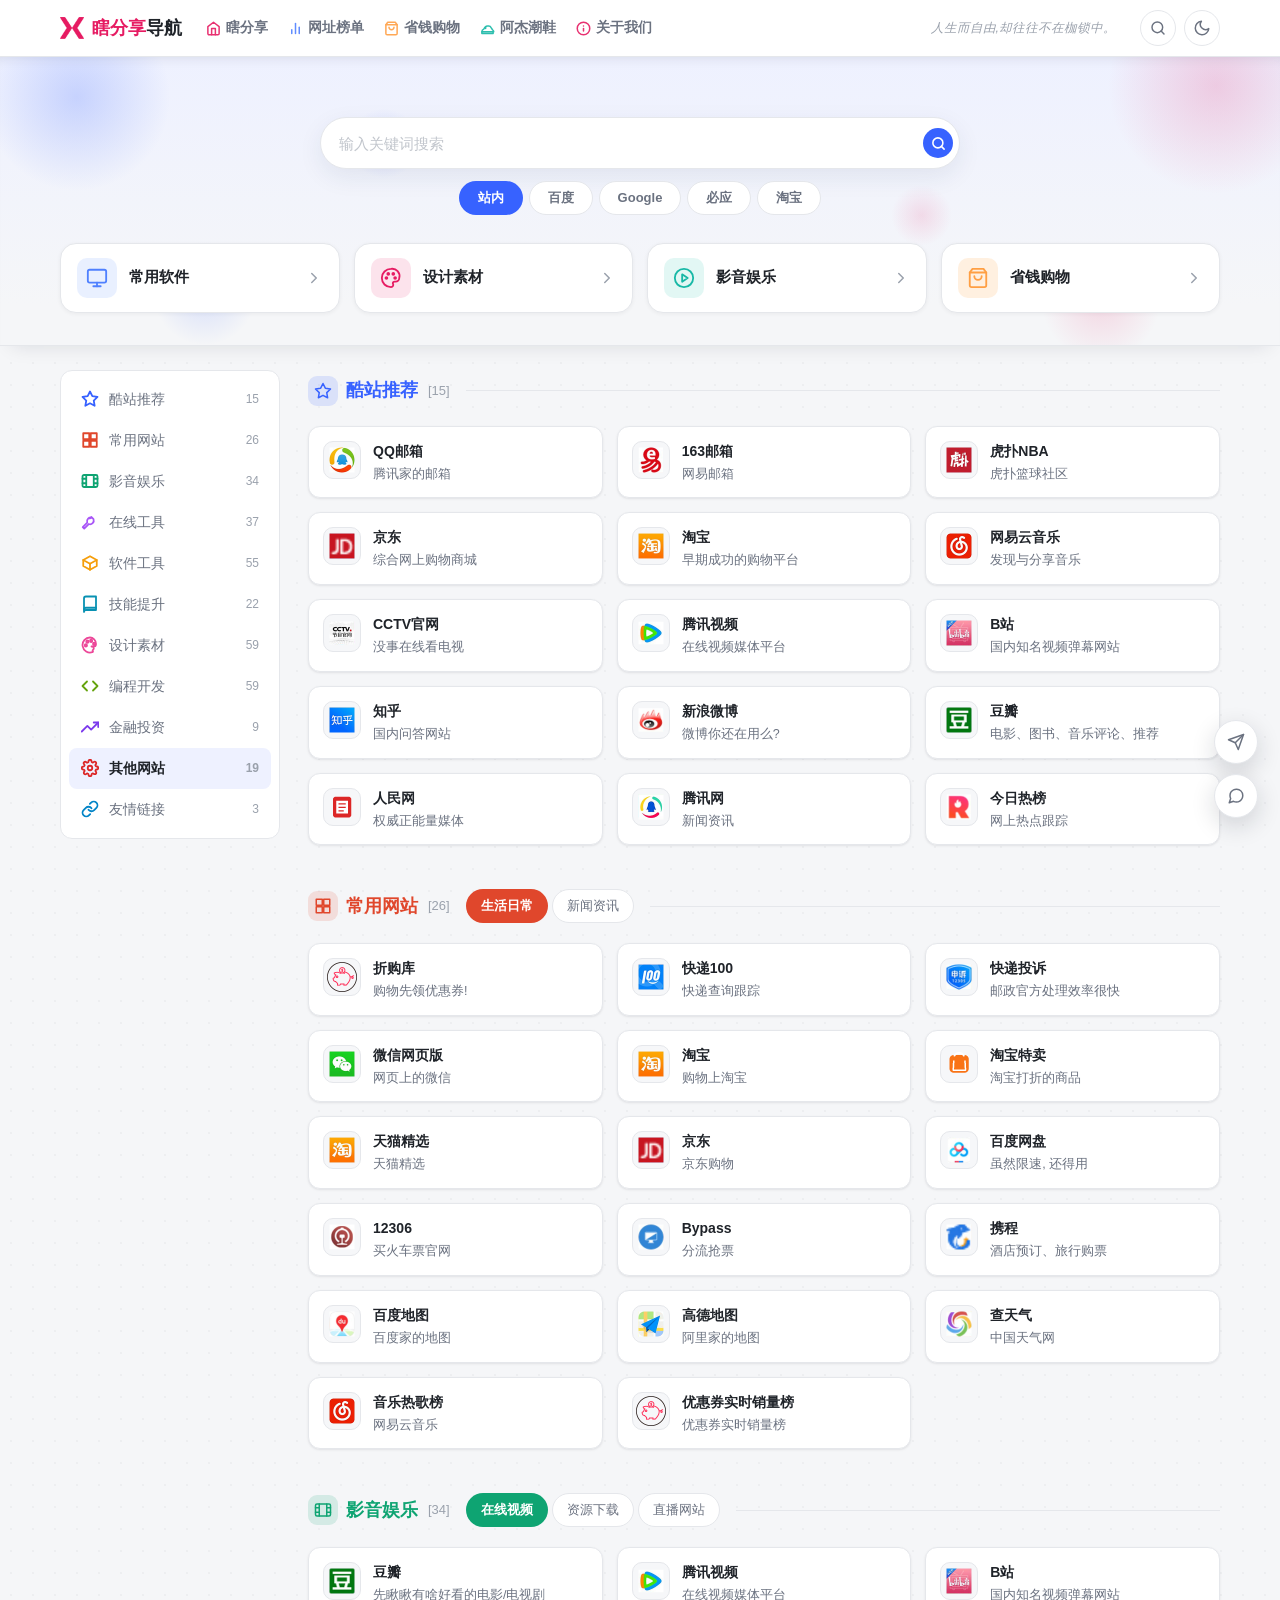
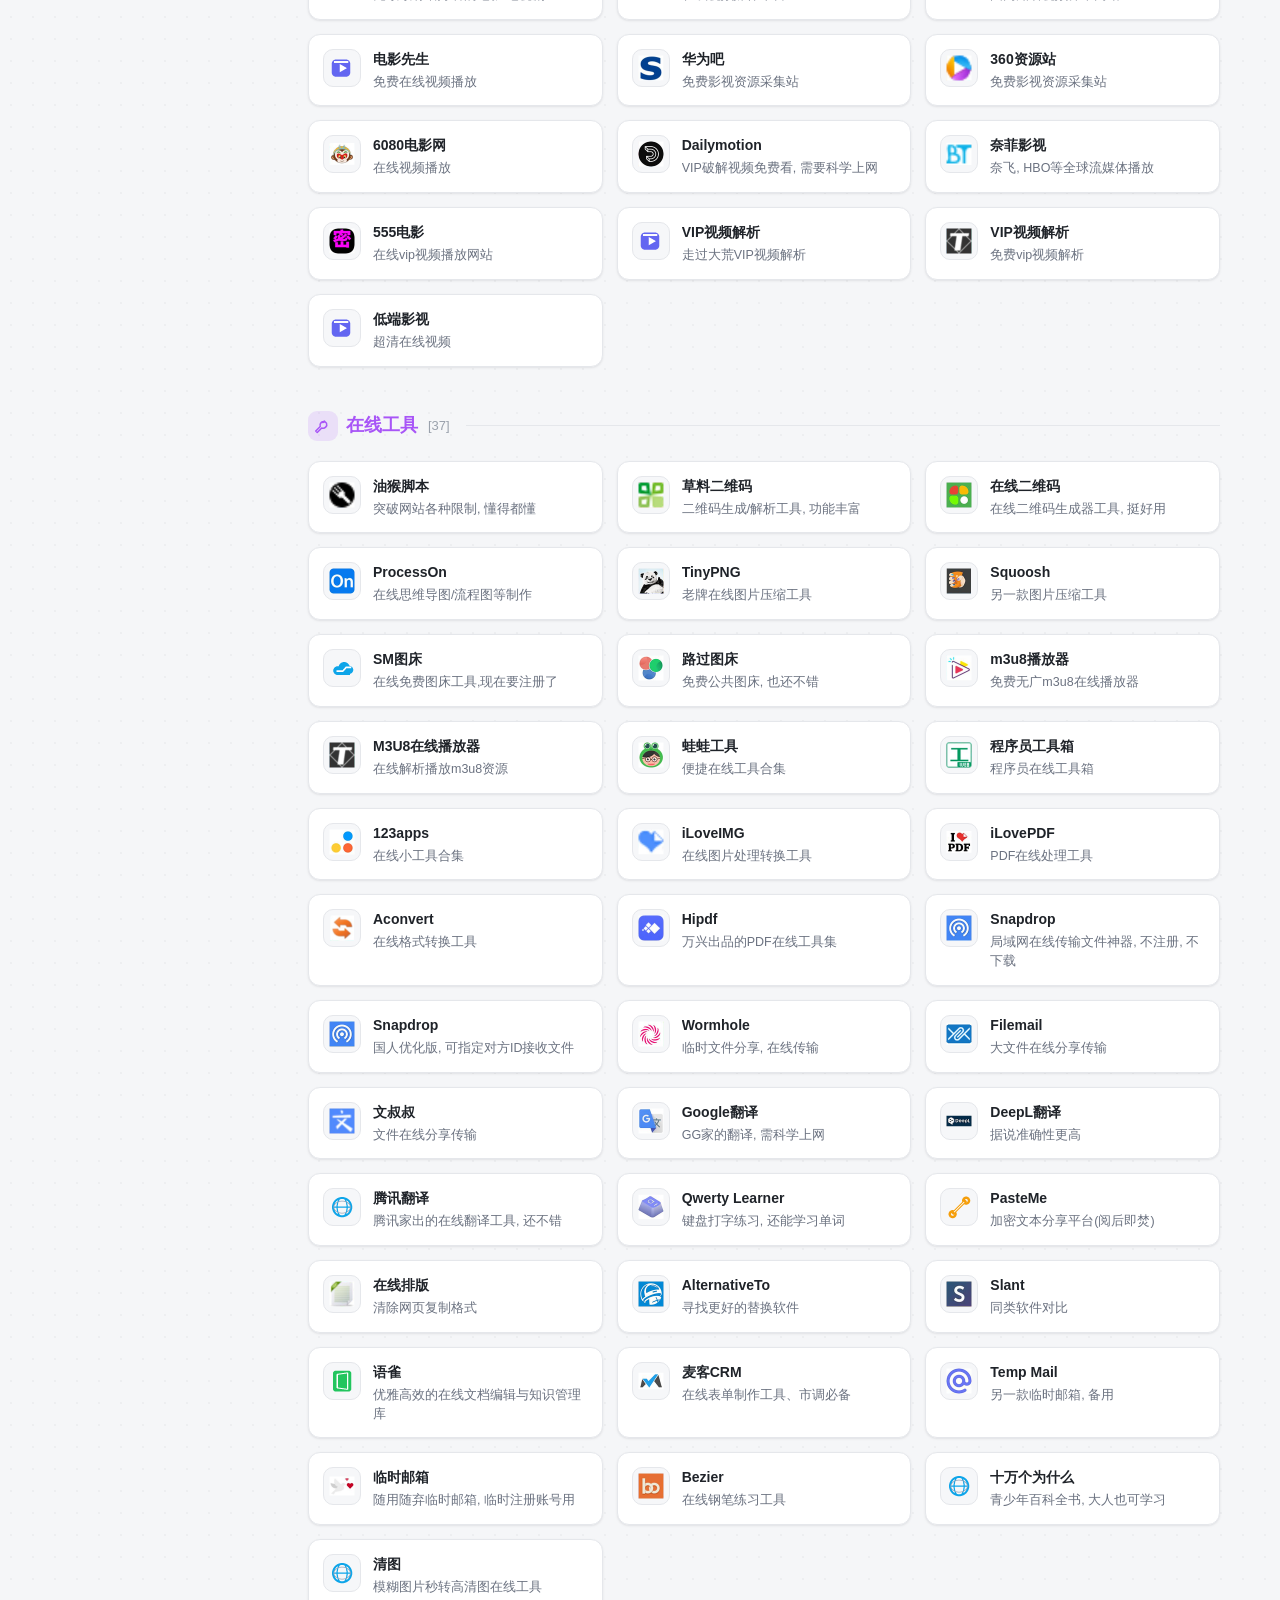
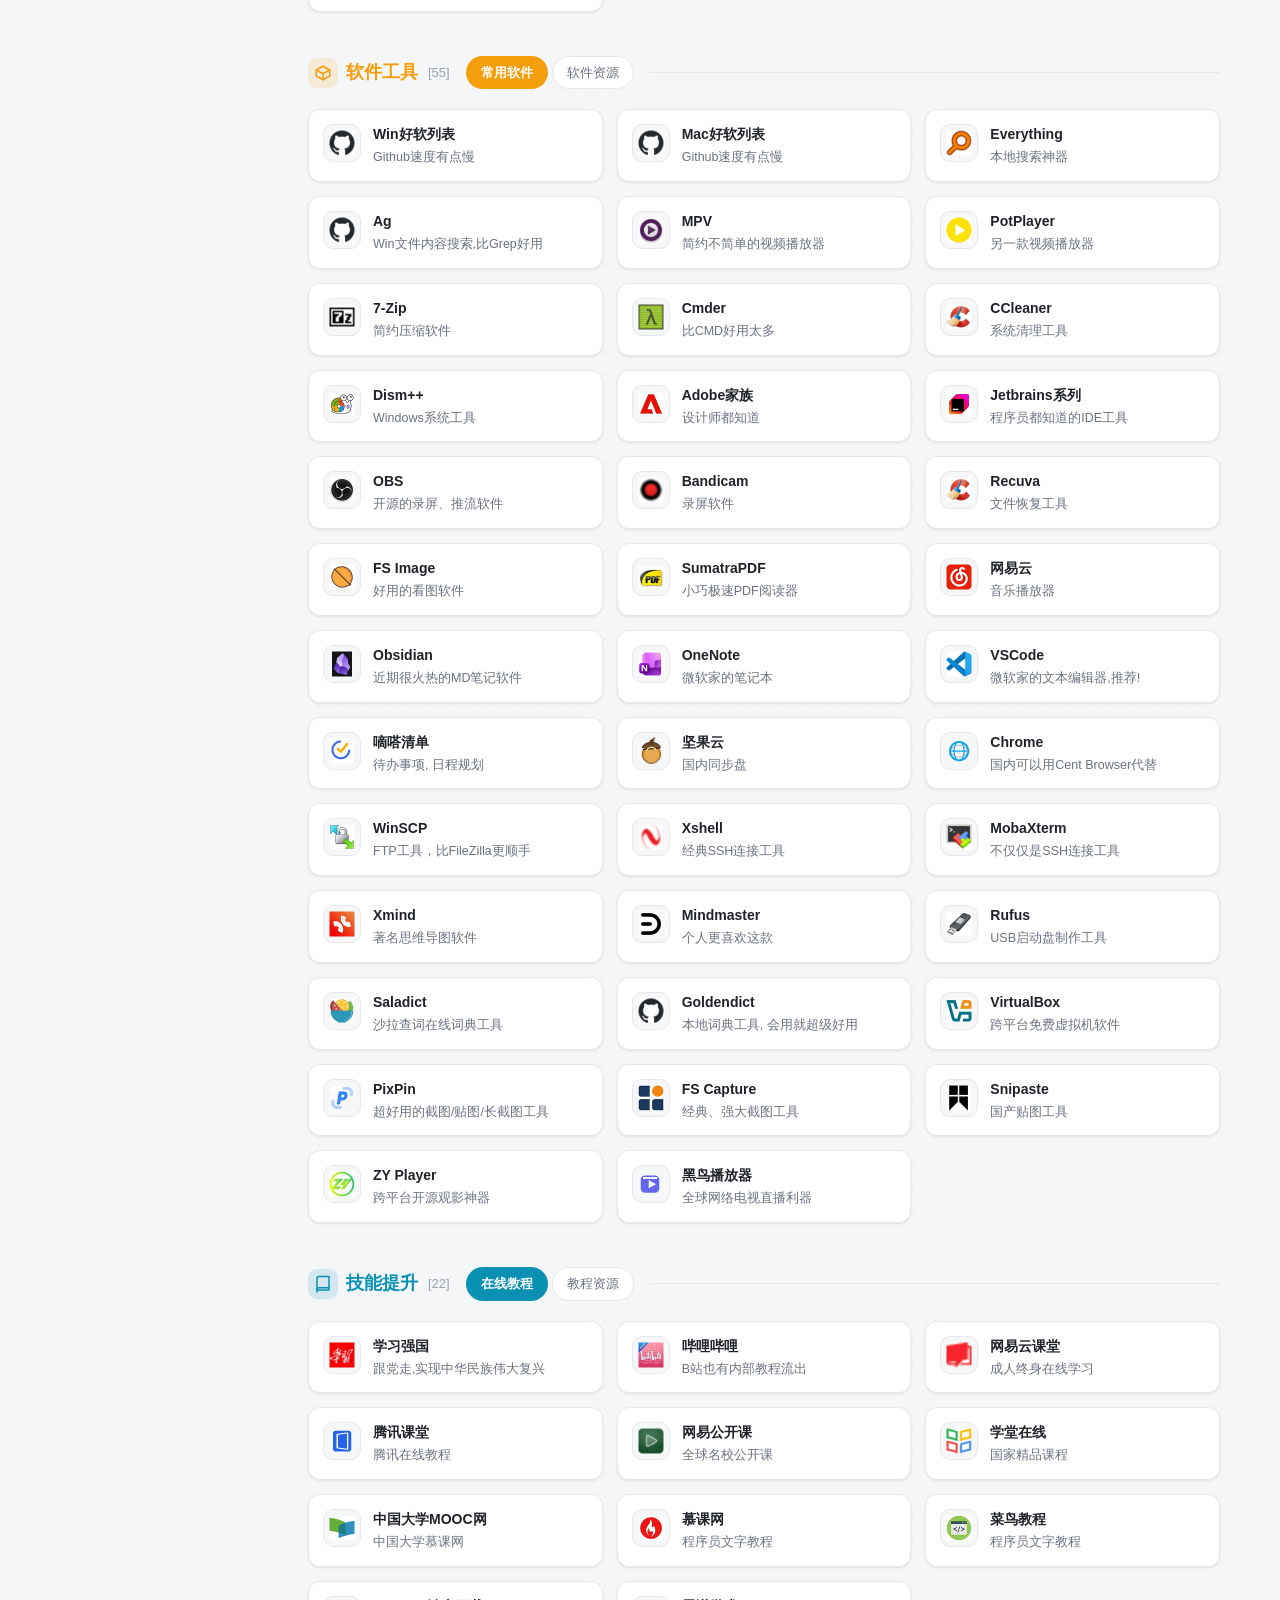
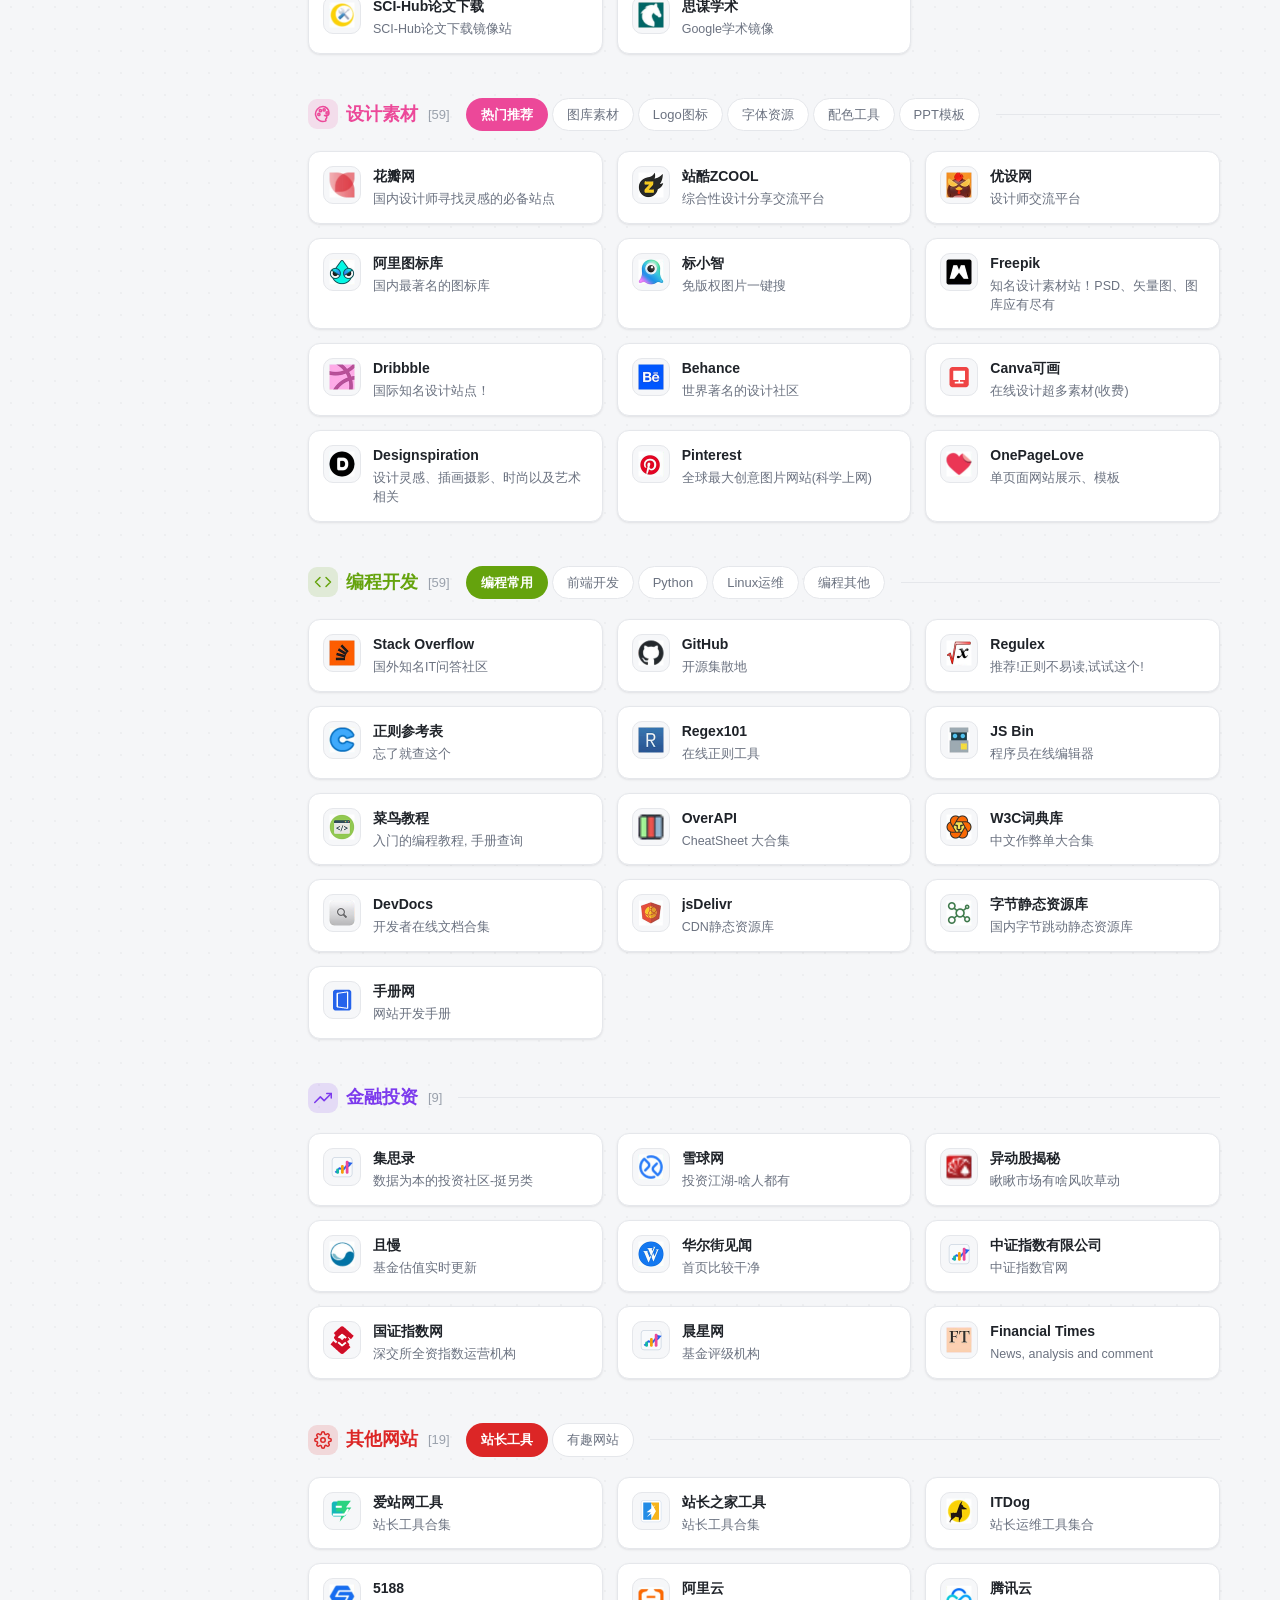
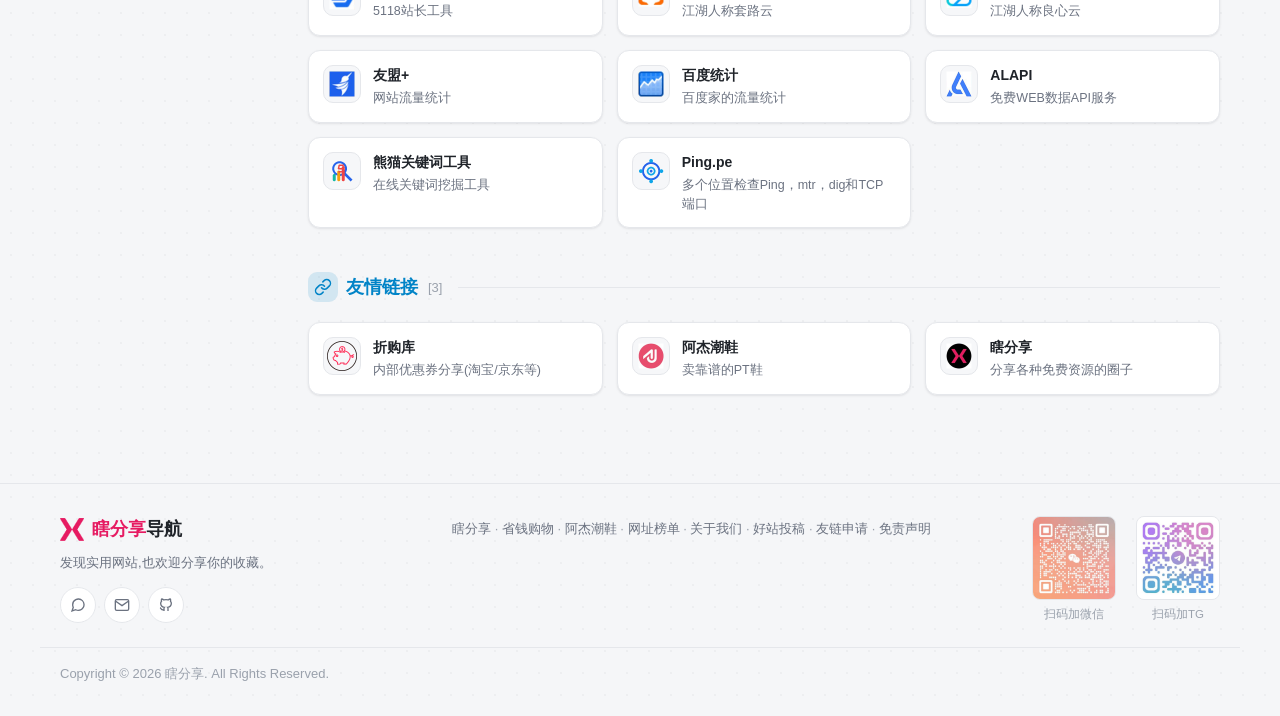
<file: index.html>
<!DOCTYPE html>
<html lang="zh-CN">
<head>
<meta charset="UTF-8">
<meta name="viewport" content="width=device-width, initial-scale=1.0">
<title>瞎分享导航 - 简约实用的网址导航</title>
<meta name="description" content="瞎分享导航,收录常用网站、在线工具、软件下载、设计素材、编程开发、金融投资等分类网址,简约而有用。">
<!-- favicon:本地文件 assets/img/xfx_favicon.png -->
<link rel="icon" href="assets/img/xfx_favicon.png">
<link rel="apple-touch-icon" href="assets/img/xfx_favicon.png">
<link rel="stylesheet" href="assets/css/style.css?v=20260911p">
<!-- 提前加载图标回退小函数,原因见该文件顶部注释 -->
<script src="assets/js/icon-fallback.js?v=20260911p"></script>
</head>
<body>

<!-- ============ 顶部头部 ============ -->
<header class="site-header">
  <div class="container header-topbar">

    <!-- 手机端汉堡 Menu 按钮:放在 logo 前面,最左边(参考老站点布局)。
         桌面端隐藏,展开/收起逻辑+图标切换见 app.js 的 initMobileMenu()。 -->
    <button id="mobile-menu-toggle" class="icon-btn mobile-menu-toggle" aria-label="菜单" aria-expanded="false">
      <svg width="18" height="18" viewBox="0 0 24 24" fill="none" stroke="currentColor" stroke-width="2" stroke-linecap="round"><line x1="3" y1="6" x2="21" y2="6"/><line x1="3" y1="12" x2="21" y2="12"/><line x1="3" y1="18" x2="21" y2="18"/></svg>
    </button>


    <!-- Logo:图片 logo,文件 assets/img/xfx_logo.png,"瞎分享"三个字用品牌色,见 style.css 里 .site-logo 的注释 -->
    <a href="index.html" class="site-logo">
        <img src="assets/img/xfx_logo.png" class="logo-mark" alt="瞎分享导航">
        <span class="site-logo__title"><span class="logo-accent">瞎分享</span>导航</span>
      </a>

    <!-- 顶部菜单:对应原站顶部的几个入口,内部页面(网址榜单/关于我们等)
         目前是占位页面,内容还没写,先保证链接不会 404,详见 README。
         每个菜单项前面的小图标是纯 CSS/SVG 画的,不依赖任何图片文件。 -->
    <nav class="topbar-menu">
      <!-- 瞎分享是主站,放第一位;后面几个链接里"省钱购物""阿杰潮鞋"也是
           站长自己开的其它站点,顺序上跟"瞎分享"挨在一起,再是站内的"网址
           榜单""关于我们"。 -->
      <a href="https://xiafenxiang.com/" target="_blank" rel="noopener">
        <svg class="topbar-menu__icon topbar-menu__icon--purple" width="15" height="15" viewBox="0 0 24 24" fill="none" stroke="currentColor" stroke-width="2" stroke-linecap="round" stroke-linejoin="round"><path d="M3 9l9-7 9 7v11a2 2 0 0 1-2 2H5a2 2 0 0 1-2-2z"/><polyline points="9 22 9 12 15 12 15 22"/></svg>
        瞎分享
      </a>
      <a href="rankings.html">
        <svg class="topbar-menu__icon topbar-menu__icon--blue" width="15" height="15" viewBox="0 0 24 24" fill="none" stroke="currentColor" stroke-width="2" stroke-linecap="round" stroke-linejoin="round"><line x1="18" y1="20" x2="18" y2="10"/><line x1="12" y1="20" x2="12" y2="4"/><line x1="6" y1="20" x2="6" y2="14"/></svg>
        网址榜单
      </a>
      <a href="https://zhegouku.com/" target="_blank" rel="noopener">
        <svg class="topbar-menu__icon topbar-menu__icon--orange" width="15" height="15" viewBox="0 0 24 24" fill="none" stroke="currentColor" stroke-width="2" stroke-linecap="round" stroke-linejoin="round"><path d="M6 2L3 6v14a2 2 0 0 0 2 2h14a2 2 0 0 0 2-2V6l-3-4z"/><line x1="3" y1="6" x2="21" y2="6"/><path d="M16 10a4 4 0 0 1-8 0"/></svg>
        省钱购物
      </a>
      <a href="https://ajchaoxie.com/" target="_blank" rel="noopener">
        <svg class="topbar-menu__icon topbar-menu__icon--teal" width="15" height="15" viewBox="0 0 24 24" fill="none" stroke="currentColor" stroke-width="2" stroke-linecap="round" stroke-linejoin="round"><path d="M3 17h18v3H3z"/><path d="M3 17c0-2 1-3 3-4l2-3c1-1 2-2 4-2h2c2 0 3 1 4 3l2 3c1 1 2 2 2 3"/><path d="M9 12v-3"/></svg>
        阿杰潮鞋
      </a>
      <a href="about.html">
        <svg class="topbar-menu__icon topbar-menu__icon--pink" width="15" height="15" viewBox="0 0 24 24" fill="none" stroke="currentColor" stroke-width="2" stroke-linecap="round" stroke-linejoin="round"><circle cx="12" cy="12" r="10"/><line x1="12" y1="16" x2="12" y2="12"/><line x1="12" y1="8" x2="12.01" y2="8"/></svg>
        关于我们
      </a>
    </nav>

    <!-- 标语,想改文案直接改这行文字即可 -->
    <span class="topbar-slogan">人生而自由,却往往不在枷锁中。</span>

    <!-- 首页有下面单独的大搜索区(.home-hero),头部这里就不需要再放一个搜索图标了,
         保持头部简洁;其它 4 个占位页没有大搜索区,头部搜索图标还留着,见那几个文件。 -->
    <div class="header-actions">
      <button id="search-toggle" class="icon-btn" aria-label="搜索" aria-expanded="false">
        <svg width="16" height="16" viewBox="0 0 24 24" fill="none" stroke="currentColor" stroke-width="2.2" stroke-linecap="round"><circle cx="11" cy="11" r="8"/><path d="M21 21l-4.35-4.35"/></svg>
      </button>
      <button id="theme-toggle" class="icon-btn" aria-label="切换深色/浅色模式"></button>
    </div>
  </div>
  <!-- 首页没有单独的 #mobile-nav-panel:手机端汉堡菜单点开的直接是下面
       .sidebar 那个分类抽屉(里面已经包含了"网址榜单/关于我们"这些链接),
       一个入口够用,不用再叠一层。其它 4 个没有分类的占位页才用
       #mobile-nav-panel。 -->
</header>
<div id="mobile-menu-backdrop" class="mobile-menu-backdrop"></div>


<!-- ============ 首页专属:大标题 + 搜索区 + 快捷入口 ============
     这一块只有首页(index.html)有,其它占位页没有——按用户提供的参考图重新
     做过一版:大标题+副标题、居中搜索框、下面 4 个圆角图标"快捷入口"卡片,
     取代了之前的 5 张图片 Banner(图标都是内联 svg,不依赖图片文件,不会
     有裂图风险)。标签(站内/百度/Google/必应/淘宝)不是纯装饰,点哪个就
     真的切换成对应的搜索方式,跟下面这个 hidden 的
     <select id="hero-search-engine"> 联动,复用的是跟头部搜索栏完全一样
     一套 JS 逻辑(见 app.js 的 bindSearchInstance)。 -->
<section class="home-hero">
  <div class="container">
    <!-- 标题"搜索网站"和副标题都去掉了——banner 现在只保留一个搜索框,
         意图已经很明确,不需要额外的文字重复说明。原来副标题那句话在
         页脚(.footer-brand__slogan)。 -->
    <div class="hero-search">
      <form id="hero-search-form" class="hero-search__box search-box" role="search">
        <input id="hero-search-input" type="search" placeholder="输入关键词搜索" autocomplete="off">
        <select id="hero-search-engine" class="visually-hidden" title="选择搜索方式" tabindex="-1" aria-hidden="true">
          <option value="site">站内搜索</option>
          <option value="baidu">百度</option>
          <option value="google">Google</option>
          <option value="bing">必应</option>
          <option value="taobao">淘宝</option>
        </select>
        <button type="submit" class="search-submit" aria-label="搜索">
          <svg width="15" height="15" viewBox="0 0 24 24" fill="none" stroke="currentColor" stroke-width="2.5" stroke-linecap="round"><circle cx="11" cy="11" r="8"/><path d="M21 21l-4.35-4.35"/></svg>
        </button>
      </form>
      <!-- 搜索范围标签挪到搜索框下面:框本身是视觉主角,标签作为"次要的范围
           选项"跟在下面,符合"先看到输入框、再看到可选范围"的视觉顺序。 -->
      <div class="hero-search__tabs" role="tablist" aria-label="切换搜索方式">
        <button type="button" class="hero-tab is-active" data-engine="site">站内</button>
        <button type="button" class="hero-tab" data-engine="baidu">百度</button>
        <button type="button" class="hero-tab" data-engine="google">Google</button>
        <button type="button" class="hero-tab" data-engine="bing">必应</button>
        <button type="button" class="hero-tab" data-engine="taobao">淘宝</button>
      </div>
    </div>

    <!-- 4 个快捷入口:点击跳到站内对应分类锚点(#cat-xxx,对应 data.js 里
         分类的 id),"省钱购物"跳外部站,想改成别的分类改 href/svg/文字即可。 -->
    <div class="hero-quicklinks">
      <a class="hero-quicklink" href="#cat-changyong">
        <span class="hero-quicklink__icon hero-quicklink__icon--blue">
          <svg width="22" height="22" viewBox="0 0 24 24" fill="none" stroke="currentColor" stroke-width="2" stroke-linecap="round" stroke-linejoin="round"><rect x="2" y="3" width="20" height="14" rx="2"/><line x1="8" y1="21" x2="16" y2="21"/><line x1="12" y1="17" x2="12" y2="21"/></svg>
        </span>
        <span class="hero-quicklink__title">常用软件</span>
        <svg class="hero-quicklink__arrow" width="18" height="18" viewBox="0 0 24 24" fill="none" stroke="currentColor" stroke-width="2" stroke-linecap="round" stroke-linejoin="round"><polyline points="9 18 15 12 9 6"/></svg>
      </a>
      <a class="hero-quicklink" href="#cat-sheji">
        <span class="hero-quicklink__icon hero-quicklink__icon--pink">
          <svg width="22" height="22" viewBox="0 0 24 24" fill="none" stroke="currentColor" stroke-width="2" stroke-linecap="round" stroke-linejoin="round"><path d="M12 2a10 10 0 1 0 0 20 2.5 2.5 0 0 0 2-4 2 2 0 0 1 2-2h1a4 4 0 0 0 4-4 8 8 0 0 0-9-10z"/><circle cx="7" cy="12" r="1"/><circle cx="9" cy="7.5" r="1"/><circle cx="14.5" cy="7.5" r="1"/><circle cx="16.5" cy="12" r="1"/></svg>
        </span>
        <span class="hero-quicklink__title">设计素材</span>
        <svg class="hero-quicklink__arrow" width="18" height="18" viewBox="0 0 24 24" fill="none" stroke="currentColor" stroke-width="2" stroke-linecap="round" stroke-linejoin="round"><polyline points="9 18 15 12 9 6"/></svg>
      </a>
      <a class="hero-quicklink" href="#cat-yingyin">
        <span class="hero-quicklink__icon hero-quicklink__icon--teal">
          <svg width="22" height="22" viewBox="0 0 24 24" fill="none" stroke="currentColor" stroke-width="2" stroke-linecap="round" stroke-linejoin="round"><circle cx="12" cy="12" r="10"/><polygon points="10 8 16 12 10 16 10 8"/></svg>
        </span>
        <span class="hero-quicklink__title">影音娱乐</span>
        <svg class="hero-quicklink__arrow" width="18" height="18" viewBox="0 0 24 24" fill="none" stroke="currentColor" stroke-width="2" stroke-linecap="round" stroke-linejoin="round"><polyline points="9 18 15 12 9 6"/></svg>
      </a>
      <a class="hero-quicklink" href="https://zhegouku.com/" target="_blank" rel="noopener">
        <span class="hero-quicklink__icon hero-quicklink__icon--orange">
          <svg width="22" height="22" viewBox="0 0 24 24" fill="none" stroke="currentColor" stroke-width="2" stroke-linecap="round" stroke-linejoin="round"><path d="M6 2L3 6v14a2 2 0 0 0 2 2h14a2 2 0 0 0 2-2V6l-3-4z"/><line x1="3" y1="6" x2="21" y2="6"/><path d="M16 10a4 4 0 0 1-8 0"/></svg>
        </span>
        <span class="hero-quicklink__title">省钱购物</span>
        <svg class="hero-quicklink__arrow" width="18" height="18" viewBox="0 0 24 24" fill="none" stroke="currentColor" stroke-width="2" stroke-linecap="round" stroke-linejoin="round"><polyline points="9 18 15 12 9 6"/></svg>
      </a>
    </div>
  </div>
</section>

<!-- ============ 主体:侧边栏分类 + 卡片区 ============ -->
<div class="container layout">

  <!-- 侧边栏:分类列表由 app.js 根据 data.js 自动生成,不需要手动维护 -->
  <!-- 桌面端:普通的 sticky 侧边栏分类列表,跟之前一样。
       手机端:同一个元素变成从左边滑出的抽屉(见 style.css 里 860px 断点),
       点头部汉堡菜单展开——之前手机端是页面顶部一排可换行的"胶囊按钮",
       往下滚动列表后就再也够不到了,只能划回顶部重新选分类;现在不管滚动到
       哪里,点汉堡菜单都能随时跳分类。抽屉里额外加了"分类导航"标题、底部
       "网址榜单/关于我们"这几个站内链接(平时在桌面端顶部菜单里,手机端菜单
       隐藏了,搬到这里一起给)、以及最下面一个"收起"按钮,方便划到底之后
       直接收起,不用再划回顶部点汉堡图标。 -->
  <aside class="sidebar">
    <div class="sidebar__mobile-head">分类导航</div>
    <ul id="sidebar-list"></ul>
    <div class="sidebar__mobile-links-title">网站菜单</div>
    <nav class="sidebar__mobile-links">
      <a href="https://xiafenxiang.com/" target="_blank" rel="noopener"><span class="mobile-link-icon mobile-link-icon--purple"><svg width="14" height="14" viewBox="0 0 24 24" fill="none" stroke="currentColor" stroke-width="2" stroke-linecap="round" stroke-linejoin="round"><path d="M3 9l9-7 9 7v11a2 2 0 0 1-2 2H5a2 2 0 0 1-2-2z"/><polyline points="9 22 9 12 15 12 15 22"/></svg></span>瞎分享</a>
      <a href="rankings.html"><span class="mobile-link-icon mobile-link-icon--blue"><svg width="14" height="14" viewBox="0 0 24 24" fill="none" stroke="currentColor" stroke-width="2" stroke-linecap="round" stroke-linejoin="round"><line x1="18" y1="20" x2="18" y2="10"/><line x1="12" y1="20" x2="12" y2="4"/><line x1="6" y1="20" x2="6" y2="14"/></svg></span>网址榜单</a>
      <a href="https://zhegouku.com/" target="_blank" rel="noopener"><span class="mobile-link-icon mobile-link-icon--orange"><svg width="14" height="14" viewBox="0 0 24 24" fill="none" stroke="currentColor" stroke-width="2" stroke-linecap="round" stroke-linejoin="round"><path d="M6 2L3 6v14a2 2 0 0 0 2 2h14a2 2 0 0 0 2-2V6l-3-4z"/><line x1="3" y1="6" x2="21" y2="6"/><path d="M16 10a4 4 0 0 1-8 0"/></svg></span>省钱购物</a>
      <a href="https://ajchaoxie.com/" target="_blank" rel="noopener"><span class="mobile-link-icon mobile-link-icon--teal"><svg width="14" height="14" viewBox="0 0 24 24" fill="none" stroke="currentColor" stroke-width="2" stroke-linecap="round" stroke-linejoin="round"><path d="M3 17h18v3H3z"/><path d="M3 17c0-2 1-3 3-4l2-3c1-1 2-2 4-2h2c2 0 3 1 4 3l2 3c1 1 2 2 2 3"/><path d="M9 12v-3"/></svg></span>阿杰潮鞋</a>
      <a href="about.html"><span class="mobile-link-icon mobile-link-icon--pink"><svg width="14" height="14" viewBox="0 0 24 24" fill="none" stroke="currentColor" stroke-width="2" stroke-linecap="round" stroke-linejoin="round"><circle cx="12" cy="12" r="10"/><line x1="12" y1="16" x2="12" y2="12"/><line x1="12" y1="8" x2="12.01" y2="8"/></svg></span>关于我们</a>
    </nav>
    <button type="button" id="sidebar-collapse" class="sidebar__collapse">
      <svg width="15" height="15" viewBox="0 0 24 24" fill="none" stroke="currentColor" stroke-width="2" stroke-linecap="round" stroke-linejoin="round"><line x1="19" y1="12" x2="5" y2="12"/><polyline points="12 19 5 12 12 5"/></svg>
      收起
    </button>
  </aside>

  <main class="main-content">

    <!-- 平时浏览的正常视图:按分类分组展示所有网站卡片(含子标签切换) -->
    <div id="normal-view"></div>

    <!-- 搜索结果视图:输入关键词且选择"站内搜索"时,会替代上面的正常视图显示 -->
    <section id="search-results-section">
      <h2 id="search-results-title" class="category-section__title"></h2>
      <div id="search-results-grid" class="card-grid"></div>
    </section>

  </main>
</div>

<!-- ============ 页脚 ============ -->
<footer class="site-footer">
  <div class="container footer-grid">

    <div class="footer-brand">
      <a href="index.html" class="site-logo">
        <img src="assets/img/xfx_logo.png" class="logo-mark" alt="瞎分享导航">
        <span class="site-logo__title"><span class="logo-accent">瞎分享</span>导航</span>
      </a>
      <!-- 原来首页 banner 标题下面的那句副标题("发现实用网站,也欢迎分享你的
           收藏")挪到了这里,跟页脚原本的这句话意思本来就重叠,合并成一句,
           避免同一个意思在页面上说两遍。 -->
      <p class="footer-slogan">发现实用网站,也欢迎分享你的收藏。</p>
      <div class="footer-social">
        <!-- 邮箱已经是真实地址(team.xiafenxiang@gmail.com);微信/GitHub 两个还是占位,
             有真实的二维码图片/GitHub 地址后换上即可 -->
        <a class="icon-btn" href="#" title="微信" aria-label="微信" onclick="event.stopPropagation(); document.getElementById('popover-wechat-footer').classList.toggle('is-open'); return false;">
          <svg width="16" height="16" viewBox="0 0 24 24" fill="none" stroke="currentColor" stroke-width="2"><path d="M21 11.5a8.38 8.38 0 0 1-.9 3.8 8.5 8.5 0 0 1-7.6 4.7 8.38 8.38 0 0 1-3.8-.9L3 21l1.9-5.7a8.38 8.38 0 0 1-.9-3.8 8.5 8.5 0 0 1 4.7-7.6 8.38 8.38 0 0 1 3.8-.9h.5a8.48 8.48 0 0 1 8 8v.5z"/></svg>
        </a>
        <!-- 这个气泡是这个 footer 图标专属的(id 带 -footer 后缀,跟右下角
             悬浮按钮那个 #popover-wechat 是两个独立的元素),样式复用同一套
             .fab-popover,但定位改成跟着这里出现(见 style.css .fab-popover--footer),
             不会再跳到屏幕右下角去。 -->
        <div id="popover-wechat-footer" class="fab-popover fab-popover--footer">
          <img src="assets/img/wechat-qr.png" alt="微信二维码">
          <p>扫码加微信</p>
        </div>
        <a class="icon-btn" href="mailto:team.xiafenxiang@gmail.com" title="邮箱" aria-label="邮箱">
          <svg width="16" height="16" viewBox="0 0 24 24" fill="none" stroke="currentColor" stroke-width="2"><rect x="2" y="4" width="20" height="16" rx="2"/><path d="M22 6l-10 7L2 6"/></svg>
        </a>
        <a class="icon-btn" href="https://github.com/yaro97/website-navigation-template" title="GitHub" aria-label="GitHub"> <!-- TODO: 换成你的真实GitHub地址 -->
          <svg width="16" height="16" viewBox="0 0 24 24" fill="none" stroke="currentColor" stroke-width="2"><path d="M9 19c-4.3 1.4-4.3-2.5-6-3m12 5v-3.5c0-1 .1-1.4-.5-2 2.8-.3 5.5-1.4 5.5-6a4.6 4.6 0 0 0-1.3-3.2 4.2 4.2 0 0 0-.1-3.2s-1.1-.3-3.5 1.3a12.3 12.3 0 0 0-6.2 0C6.5 2.8 5.4 3.1 5.4 3.1a4.2 4.2 0 0 0-.1 3.2A4.6 4.6 0 0 0 4 9.5c0 4.6 2.7 5.7 5.5 6-.6.6-.6 1.2-.5 2V21"/></svg>
        </a>
      </div>
    </div>

    <!-- 下面这些链接对应原站的几个入口,内部页面目前是占位内容,详见 README。
         这里故意用一段"文字流"(而不是竖排列表)来写,配合 style.css 里
         .footer-links a 之间自动加的 " · " 分隔符,还原原站单行、自动换行的效果。 -->
    <p class="footer-links">
      <a href="https://xiafenxiang.com/" target="_blank" rel="noopener">瞎分享</a>
      <a href="https://zhegouku.com/" target="_blank" rel="noopener">省钱购物</a>
      <a href="https://ajchaoxie.com/" target="_blank" rel="noopener">阿杰潮鞋</a>
      <a href="rankings.html">网址榜单</a>
      <span class="footer-links__break" aria-hidden="true"></span>
      <a href="about.html">关于我们</a>
      <a href="contribute.html">好站投稿</a>
      <a href="links.html">友链申请</a>
      <a href="about.html">免责声明</a>
    </p>

    <!-- 二维码:本地文件 assets/img/wechat-qr.png / telegram-qr.png -->
    <div class="footer-qr">
      <figure>
        <img src="assets/img/wechat-qr.png" alt="微信二维码" loading="lazy">
        <figcaption>扫码加微信</figcaption>
      </figure>
      <figure>
        <img src="assets/img/telegram-qr.png" alt="Telegram二维码" loading="lazy">
        <figcaption>扫码加TG</figcaption>
      </figure>
    </div>
  </div>

  <div class="container footer-bottom">
    <p class="footer-copyright">Copyright © <span class="footer-year"></span> <a href="https://xiafenxiang.com/" target="_blank" rel="noopener">瞎分享</a>. All Rights Reserved.</p>
  </div>
</footer>

<!-- ============ 右下角悬浮按钮:微信 / TG 二维码弹出 + 回到顶部 ============ -->
<div class="fab-stack">
  <div id="popover-tg" class="fab-popover">
    <img src="assets/img/telegram-qr.png" alt="Telegram二维码">
    <p>扫码加TG</p>
  </div>
  <button class="fab" data-popover="popover-tg" aria-label="Telegram联系">
    <svg width="18" height="18" viewBox="0 0 24 24" fill="none" stroke="currentColor" stroke-width="2" stroke-linecap="round" stroke-linejoin="round"><path d="M22 2L11 13"/><path d="M22 2l-7 20-4-9-9-4 20-7z"/></svg>
  </button>

  <div id="popover-wechat" class="fab-popover">
    <img src="assets/img/wechat-qr.png" alt="微信二维码">
    <p>扫码加微信</p>
  </div>
  <button class="fab" data-popover="popover-wechat" aria-label="微信联系">
    <svg width="18" height="18" viewBox="0 0 24 24" fill="none" stroke="currentColor" stroke-width="2" stroke-linecap="round" stroke-linejoin="round"><path d="M21 11.5a8.38 8.38 0 0 1-.9 3.8 8.5 8.5 0 0 1-7.6 4.7 8.38 8.38 0 0 1-3.8-.9L3 21l1.9-5.7a8.38 8.38 0 0 1-.9-3.8 8.5 8.5 0 0 1 4.7-7.6 8.38 8.38 0 0 1 3.8-.9h.5a8.48 8.48 0 0 1 8 8v.5z"/></svg>
  </button>

  <button class="fab" id="fab-top" aria-label="回到顶部">
    <svg width="18" height="18" viewBox="0 0 24 24" fill="none" stroke="currentColor" stroke-width="2.2" stroke-linecap="round" stroke-linejoin="round"><path d="M18 15l-6-6-6 6"/></svg>
  </button>
</div>

<!-- ============ 脚本加载顺序很重要,不要打乱 ============ -->
<!-- 1) 数据源(手动维护) -->
<script src="assets/js/data.js?v=20260911p"></script>
<!-- 1.5) 顶部标语数据源(手动维护,见文件内说明) -->
<script src="assets/js/slogans.js?v=20260911p"></script>
<!-- 2) 页面交互逻辑 -->
<script src="assets/js/app.js?v=20260911p"></script>
</body>
</html>
</file>
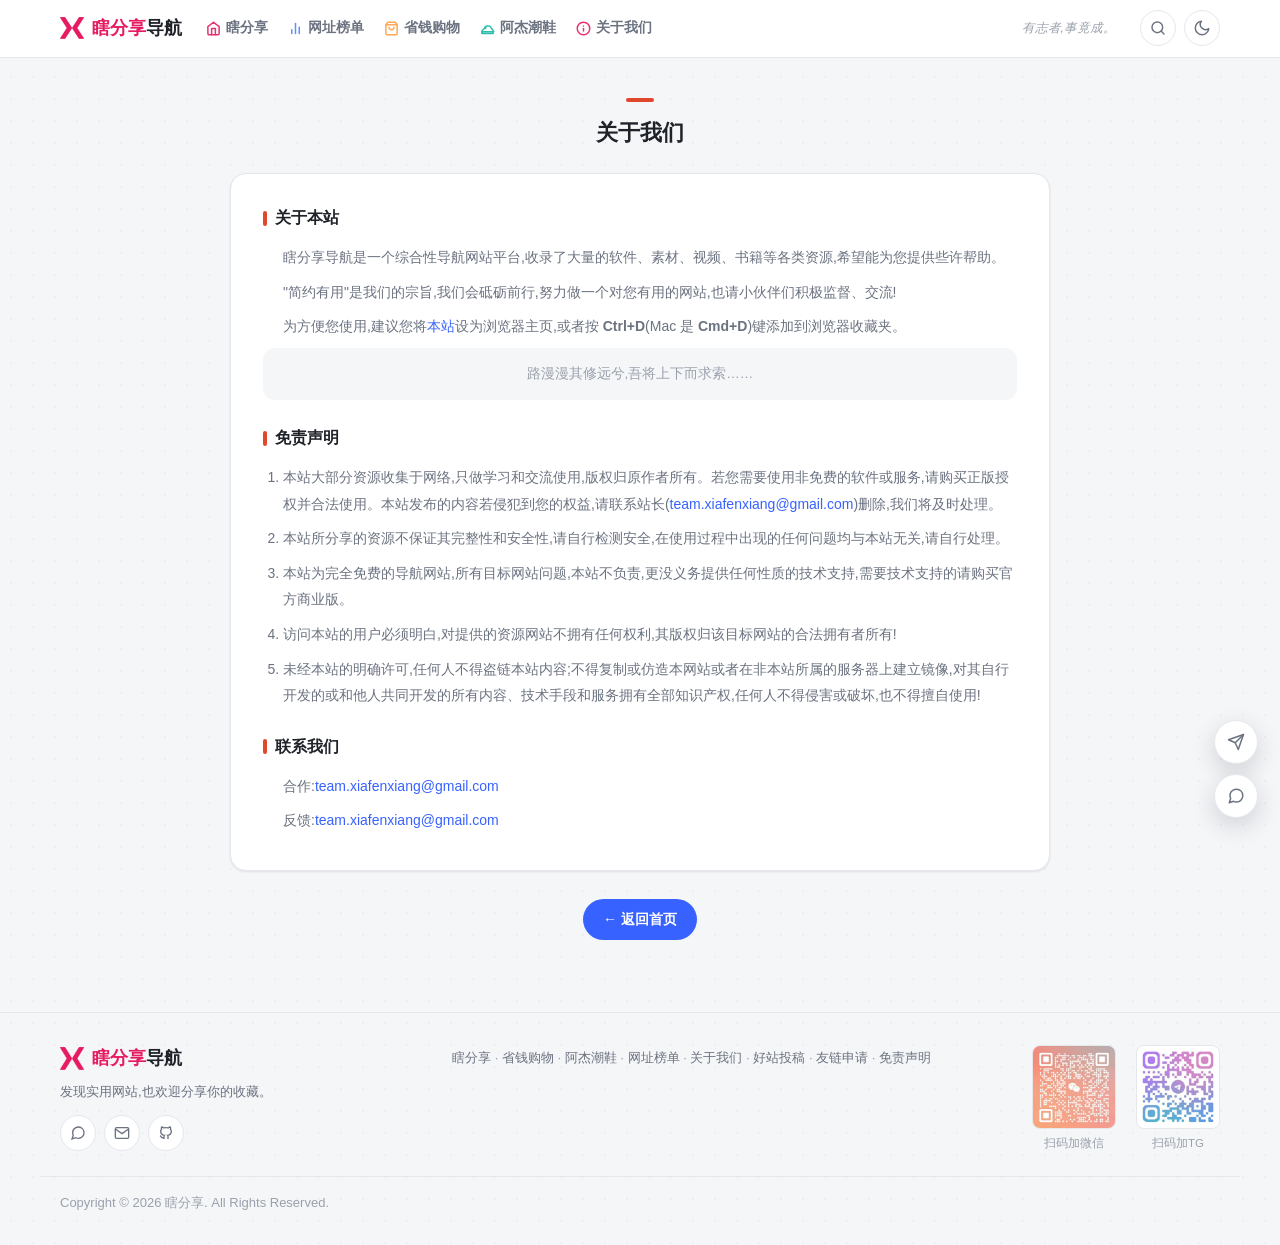
<file: about.html>
<!DOCTYPE html>
<html lang="zh-CN">
<head>
<meta charset="UTF-8">
<meta name="viewport" content="width=device-width, initial-scale=1.0">
<title>关于我们 | 瞎分享导航</title>
<meta name="description" content="瞎分享导航是一个简约实用的网址导航站。">
<link rel="icon" href="assets/img/xfx_favicon.png">
<link rel="apple-touch-icon" href="assets/img/xfx_favicon.png">
<link rel="stylesheet" href="assets/css/style.css?v=20260911p">
<script src="assets/js/icon-fallback.js?v=20260911p"></script>
</head>
<body>

<!-- 这是一个简易占位页,对应原网站 Menu/Footer 里的同名链接,内容还没有正式写,
     后面想写正式内容,直接编辑这个文件里 <main> 里的文字即可。
     页头/页脚和首页 index.html 是完全一样的一份 markup(方便复制维护),
     样式也是共用同一份 assets/css/style.css。 -->
<header class="site-header">
  <div class="container header-topbar">

    <!-- 手机端汉堡菜单按钮:放在 logo 前面,最左边(参考老站点布局)。
         桌面端隐藏,展开/收起逻辑+图标切换见 app.js 的 initMobileMenu()。 -->
    <button id="mobile-menu-toggle" class="icon-btn mobile-menu-toggle" aria-label="菜单" aria-expanded="false">
      <svg width="18" height="18" viewBox="0 0 24 24" fill="none" stroke="currentColor" stroke-width="2" stroke-linecap="round"><line x1="3" y1="6" x2="21" y2="6"/><line x1="3" y1="12" x2="21" y2="12"/><line x1="3" y1="18" x2="21" y2="18"/></svg>
    </button>

    <a href="index.html" class="site-logo">
        <img src="assets/img/xfx_logo.png" class="logo-mark" alt="瞎分享导航">
        <span class="site-logo__title"><span class="logo-accent">瞎分享</span>导航</span>
      </a>

    <nav class="topbar-menu">
      <!-- 瞎分享是主站,放第一位;后面几个链接里"省钱购物""阿杰潮鞋"也是
           站长自己开的其它站点,顺序上跟"瞎分享"挨在一起,再是站内的"网址
           榜单""关于我们"。 -->
      <a href="https://xiafenxiang.com/" target="_blank" rel="noopener">
        <svg class="topbar-menu__icon topbar-menu__icon--purple" width="15" height="15" viewBox="0 0 24 24" fill="none" stroke="currentColor" stroke-width="2" stroke-linecap="round" stroke-linejoin="round"><path d="M3 9l9-7 9 7v11a2 2 0 0 1-2 2H5a2 2 0 0 1-2-2z"/><polyline points="9 22 9 12 15 12 15 22"/></svg>
        瞎分享
      </a>
      <a href="rankings.html">
        <svg class="topbar-menu__icon topbar-menu__icon--blue" width="15" height="15" viewBox="0 0 24 24" fill="none" stroke="currentColor" stroke-width="2" stroke-linecap="round" stroke-linejoin="round"><line x1="18" y1="20" x2="18" y2="10"/><line x1="12" y1="20" x2="12" y2="4"/><line x1="6" y1="20" x2="6" y2="14"/></svg>
        网址榜单
      </a>
      <a href="https://zhegouku.com/" target="_blank" rel="noopener">
        <svg class="topbar-menu__icon topbar-menu__icon--orange" width="15" height="15" viewBox="0 0 24 24" fill="none" stroke="currentColor" stroke-width="2" stroke-linecap="round" stroke-linejoin="round"><path d="M6 2L3 6v14a2 2 0 0 0 2 2h14a2 2 0 0 0 2-2V6l-3-4z"/><line x1="3" y1="6" x2="21" y2="6"/><path d="M16 10a4 4 0 0 1-8 0"/></svg>
        省钱购物
      </a>
      <a href="https://ajchaoxie.com/" target="_blank" rel="noopener">
        <svg class="topbar-menu__icon topbar-menu__icon--teal" width="15" height="15" viewBox="0 0 24 24" fill="none" stroke="currentColor" stroke-width="2" stroke-linecap="round" stroke-linejoin="round"><path d="M3 17h18v3H3z"/><path d="M3 17c0-2 1-3 3-4l2-3c1-1 2-2 4-2h2c2 0 3 1 4 3l2 3c1 1 2 2 2 3"/><path d="M9 12v-3"/></svg>
        阿杰潮鞋
      </a>
      <a href="about.html">
        <svg class="topbar-menu__icon topbar-menu__icon--pink" width="15" height="15" viewBox="0 0 24 24" fill="none" stroke="currentColor" stroke-width="2" stroke-linecap="round" stroke-linejoin="round"><circle cx="12" cy="12" r="10"/><line x1="12" y1="16" x2="12" y2="12"/><line x1="12" y1="8" x2="12.01" y2="8"/></svg>
        关于我们
      </a>
    </nav>

    <span class="topbar-slogan">人生而自由,却往往不在枷锁中。</span>

    <div class="header-actions">
      <button id="search-toggle" class="icon-btn" aria-label="搜索" aria-expanded="false">
        <svg width="16" height="16" viewBox="0 0 24 24" fill="none" stroke="currentColor" stroke-width="2.2" stroke-linecap="round"><circle cx="11" cy="11" r="8"/><path d="M21 21l-4.35-4.35"/></svg>
      </button>
      <button id="theme-toggle" class="icon-btn" aria-label="切换深色/浅色模式"></button>
    </div>
  </div>
  <!-- 在占位页上搜索,回车后会自动跳回首页帮你把这次搜索接着做完(见 app.js 里的说明) -->
  <div id="search-panel" class="search-panel">
    <div class="container">
      <form id="search-form" class="search-box" role="search">
        <input id="search-input" type="search" placeholder="搜搜不花钱~" autocomplete="off">
        <select id="search-engine" title="选择搜索方式">
          <option value="site">站内搜索</option>
          <option value="baidu">百度</option>
          <option value="google">Google</option>
          <option value="bing">必应</option>
          <option value="taobao">淘宝</option>
        </select>
        <button type="submit" class="search-submit" aria-label="搜索">
          <svg width="15" height="15" viewBox="0 0 24 24" fill="none" stroke="currentColor" stroke-width="2.5" stroke-linecap="round"><circle cx="11" cy="11" r="8"/><path d="M21 21l-4.35-4.35"/></svg>
        </button>
      </form>
    </div>
  </div>
</header>
  <!-- 手机端汉堡菜单展开的抽屉:样式跟首页 .sidebar 分类抽屉完全一样(整屏
       从左边滑出),内容是跟桌面端 .topbar-menu 一样的 5 个链接——这几个
       占位页没有分类,用不上 .sidebar 那一整套,单独给手机端一份。 -->
  <nav id="mobile-nav-panel" class="mobile-nav-panel" aria-label="移动端菜单">
    <div class="mobile-nav-panel__head">网站菜单</div>
    <div class="mobile-nav-panel__links">
    <a href="https://xiafenxiang.com/" target="_blank" rel="noopener"><span class="mobile-link-icon mobile-link-icon--purple"><svg width="14" height="14" viewBox="0 0 24 24" fill="none" stroke="currentColor" stroke-width="2" stroke-linecap="round" stroke-linejoin="round"><path d="M3 9l9-7 9 7v11a2 2 0 0 1-2 2H5a2 2 0 0 1-2-2z"/><polyline points="9 22 9 12 15 12 15 22"/></svg></span>瞎分享</a>
    <a href="rankings.html"><span class="mobile-link-icon mobile-link-icon--blue"><svg width="14" height="14" viewBox="0 0 24 24" fill="none" stroke="currentColor" stroke-width="2" stroke-linecap="round" stroke-linejoin="round"><line x1="18" y1="20" x2="18" y2="10"/><line x1="12" y1="20" x2="12" y2="4"/><line x1="6" y1="20" x2="6" y2="14"/></svg></span>网址榜单</a>
    <a href="https://zhegouku.com/" target="_blank" rel="noopener"><span class="mobile-link-icon mobile-link-icon--orange"><svg width="14" height="14" viewBox="0 0 24 24" fill="none" stroke="currentColor" stroke-width="2" stroke-linecap="round" stroke-linejoin="round"><path d="M6 2L3 6v14a2 2 0 0 0 2 2h14a2 2 0 0 0 2-2V6l-3-4z"/><line x1="3" y1="6" x2="21" y2="6"/><path d="M16 10a4 4 0 0 1-8 0"/></svg></span>省钱购物</a>
    <a href="https://ajchaoxie.com/" target="_blank" rel="noopener"><span class="mobile-link-icon mobile-link-icon--teal"><svg width="14" height="14" viewBox="0 0 24 24" fill="none" stroke="currentColor" stroke-width="2" stroke-linecap="round" stroke-linejoin="round"><path d="M3 17h18v3H3z"/><path d="M3 17c0-2 1-3 3-4l2-3c1-1 2-2 4-2h2c2 0 3 1 4 3l2 3c1 1 2 2 2 3"/><path d="M9 12v-3"/></svg></span>阿杰潮鞋</a>
    <a href="about.html"><span class="mobile-link-icon mobile-link-icon--pink"><svg width="14" height="14" viewBox="0 0 24 24" fill="none" stroke="currentColor" stroke-width="2" stroke-linecap="round" stroke-linejoin="round"><circle cx="12" cy="12" r="10"/><line x1="12" y1="16" x2="12" y2="12"/><line x1="12" y1="8" x2="12.01" y2="8"/></svg></span>关于我们</a>
    </div>
    <button type="button" class="mobile-nav-panel__collapse">
      <svg width="15" height="15" viewBox="0 0 24 24" fill="none" stroke="currentColor" stroke-width="2" stroke-linecap="round" stroke-linejoin="round"><line x1="19" y1="12" x2="5" y2="12"/><polyline points="12 19 5 12 12 5"/></svg>
      收起
    </button>
  </nav>


<div id="mobile-menu-backdrop" class="mobile-menu-backdrop"></div>


<main class="about-main">
  <span class="about-mark"></span>
  <h1>关于我们</h1>

  <section class="about-card">
    <h2 class="about-card__title">关于本站</h2>
    <ul class="about-list">
      <li>瞎分享导航是一个综合性导航网站平台,收录了大量的软件、素材、视频、书籍等各类资源,希望能为您提供些许帮助。</li>
      <li>"简约有用"是我们的宗旨,我们会砥砺前行,努力做一个对您有用的网站,也请小伙伴们积极监督、交流!</li>
      <li>为方便您使用,建议您将<a href="index.html">本站</a>设为浏览器主页,或者按 <strong>Ctrl+D</strong>(Mac 是 <strong>Cmd+D</strong>)键添加到浏览器收藏夹。</li>
    </ul>

    <p class="about-quote">路漫漫其修远兮,吾将上下而求索……</p>

    <h2 class="about-card__title">免责声明</h2>
    <ol class="about-list about-list--numbered">
      <li>本站大部分资源收集于网络,只做学习和交流使用,版权归原作者所有。若您需要使用非免费的软件或服务,请购买正版授权并合法使用。本站发布的内容若侵犯到您的权益,请联系站长(<a href="mailto:team.xiafenxiang@gmail.com">team.xiafenxiang@gmail.com</a>)删除,我们将及时处理。</li>
      <li>本站所分享的资源不保证其完整性和安全性,请自行检测安全,在使用过程中出现的任何问题均与本站无关,请自行处理。</li>
      <li>本站为完全免费的导航网站,所有目标网站问题,本站不负责,更没义务提供任何性质的技术支持,需要技术支持的请购买官方商业版。</li>
      <li>访问本站的用户必须明白,对提供的资源网站不拥有任何权利,其版权归该目标网站的合法拥有者所有!</li>
      <li>未经本站的明确许可,任何人不得盗链本站内容;不得复制或仿造本网站或者在非本站所属的服务器上建立镜像,对其自行开发的或和他人共同开发的所有内容、技术手段和服务拥有全部知识产权,任何人不得侵害或破坏,也不得擅自使用!</li>
    </ol>

    <h2 class="about-card__title">联系我们</h2>
    <ul class="about-list">
      <li>合作:<a href="mailto:team.xiafenxiang@gmail.com">team.xiafenxiang@gmail.com</a></li>
      <li>反馈:<a href="mailto:team.xiafenxiang@gmail.com">team.xiafenxiang@gmail.com</a></li>
    </ul>
  </section>

  <a class="back-home" href="index.html">← 返回首页</a>
</main>

<footer class="site-footer">
  <div class="container footer-grid">
    <div class="footer-brand">
      <a href="index.html" class="site-logo">
        <img src="assets/img/xfx_logo.png" class="logo-mark" alt="瞎分享导航">
        <span class="site-logo__title"><span class="logo-accent">瞎分享</span>导航</span>
      </a>
      <p class="footer-slogan">发现实用网站,也欢迎分享你的收藏。</p>
      <div class="footer-social">
        <a class="icon-btn" href="#" title="微信" aria-label="微信" onclick="event.stopPropagation(); document.getElementById('popover-wechat-footer').classList.toggle('is-open'); return false;">
          <svg width="16" height="16" viewBox="0 0 24 24" fill="none" stroke="currentColor" stroke-width="2"><path d="M21 11.5a8.38 8.38 0 0 1-.9 3.8 8.5 8.5 0 0 1-7.6 4.7 8.38 8.38 0 0 1-3.8-.9L3 21l1.9-5.7a8.38 8.38 0 0 1-.9-3.8 8.5 8.5 0 0 1 4.7-7.6 8.38 8.38 0 0 1 3.8-.9h.5a8.48 8.48 0 0 1 8 8v.5z"/></svg>
        </a>
        <!-- 这个气泡是这个 footer 图标专属的(id 带 -footer 后缀,跟右下角
             悬浮按钮那个 #popover-wechat 是两个独立的元素),样式复用同一套
             .fab-popover,但定位改成跟着这里出现(见 style.css .fab-popover--footer),
             不会再跳到屏幕右下角去。 -->
        <div id="popover-wechat-footer" class="fab-popover fab-popover--footer">
          <img src="assets/img/wechat-qr.png" alt="微信二维码">
          <p>扫码加微信</p>
        </div>
        <a class="icon-btn" href="mailto:team.xiafenxiang@gmail.com" title="邮箱" aria-label="邮箱">
          <svg width="16" height="16" viewBox="0 0 24 24" fill="none" stroke="currentColor" stroke-width="2"><rect x="2" y="4" width="20" height="16" rx="2"/><path d="M22 6l-10 7L2 6"/></svg>
        </a>
        <a class="icon-btn" href="#" title="GitHub" aria-label="GitHub">
          <svg width="16" height="16" viewBox="0 0 24 24" fill="none" stroke="currentColor" stroke-width="2"><path d="M9 19c-4.3 1.4-4.3-2.5-6-3m12 5v-3.5c0-1 .1-1.4-.5-2 2.8-.3 5.5-1.4 5.5-6a4.6 4.6 0 0 0-1.3-3.2 4.2 4.2 0 0 0-.1-3.2s-1.1-.3-3.5 1.3a12.3 12.3 0 0 0-6.2 0C6.5 2.8 5.4 3.1 5.4 3.1a4.2 4.2 0 0 0-.1 3.2A4.6 4.6 0 0 0 4 9.5c0 4.6 2.7 5.7 5.5 6-.6.6-.6 1.2-.5 2V21"/></svg>
        </a>
      </div>
    </div>

    <p class="footer-links">
      <a href="https://xiafenxiang.com/" target="_blank" rel="noopener">瞎分享</a>
      <a href="https://zhegouku.com/" target="_blank" rel="noopener">省钱购物</a>
      <a href="https://ajchaoxie.com/" target="_blank" rel="noopener">阿杰潮鞋</a>
      <a href="rankings.html">网址榜单</a>
      <span class="footer-links__break" aria-hidden="true"></span>
      <a href="about.html">关于我们</a>
      <a href="contribute.html">好站投稿</a>
      <a href="links.html">友链申请</a>
      <a href="about.html">免责声明</a>
    </p>

    <div class="footer-qr">
      <figure>
        <img src="assets/img/wechat-qr.png" alt="微信二维码" loading="lazy">
        <figcaption>扫码加微信</figcaption>
      </figure>
      <figure>
        <img src="assets/img/telegram-qr.png" alt="Telegram二维码" loading="lazy">
        <figcaption>扫码加TG</figcaption>
      </figure>
    </div>
  </div>
  <div class="container footer-bottom">
    <p class="footer-copyright">Copyright © <span class="footer-year"></span> <a href="https://xiafenxiang.com/" target="_blank" rel="noopener">瞎分享</a>. All Rights Reserved.</p>
  </div>
</footer>

<div class="fab-stack">
  <div id="popover-tg" class="fab-popover">
    <img src="assets/img/telegram-qr.png" alt="Telegram二维码">
    <p>扫码加TG</p>
  </div>
  <button class="fab" data-popover="popover-tg" aria-label="Telegram联系">
    <svg width="18" height="18" viewBox="0 0 24 24" fill="none" stroke="currentColor" stroke-width="2" stroke-linecap="round" stroke-linejoin="round"><path d="M22 2L11 13"/><path d="M22 2l-7 20-4-9-9-4 20-7z"/></svg>
  </button>

  <div id="popover-wechat" class="fab-popover">
    <img src="assets/img/wechat-qr.png" alt="微信二维码">
    <p>扫码加微信</p>
  </div>
  <button class="fab" data-popover="popover-wechat" aria-label="微信联系">
    <svg width="18" height="18" viewBox="0 0 24 24" fill="none" stroke="currentColor" stroke-width="2" stroke-linecap="round" stroke-linejoin="round"><path d="M21 11.5a8.38 8.38 0 0 1-.9 3.8 8.5 8.5 0 0 1-7.6 4.7 8.38 8.38 0 0 1-3.8-.9L3 21l1.9-5.7a8.38 8.38 0 0 1-.9-3.8 8.5 8.5 0 0 1 4.7-7.6 8.38 8.38 0 0 1 3.8-.9h.5a8.48 8.48 0 0 1 8 8v.5z"/></svg>
  </button>

  <button class="fab" id="fab-top" aria-label="回到顶部">
    <svg width="18" height="18" viewBox="0 0 24 24" fill="none" stroke="currentColor" stroke-width="2.2" stroke-linecap="round" stroke-linejoin="round"><path d="M18 15l-6-6-6 6"/></svg>
  </button>
</div>

<script src="assets/js/data.js?v=20260911p"></script>
<script src="assets/js/slogans.js?v=20260911p"></script>
<script src="assets/js/app.js?v=20260911p"></script>
</body>
</html>
</file>
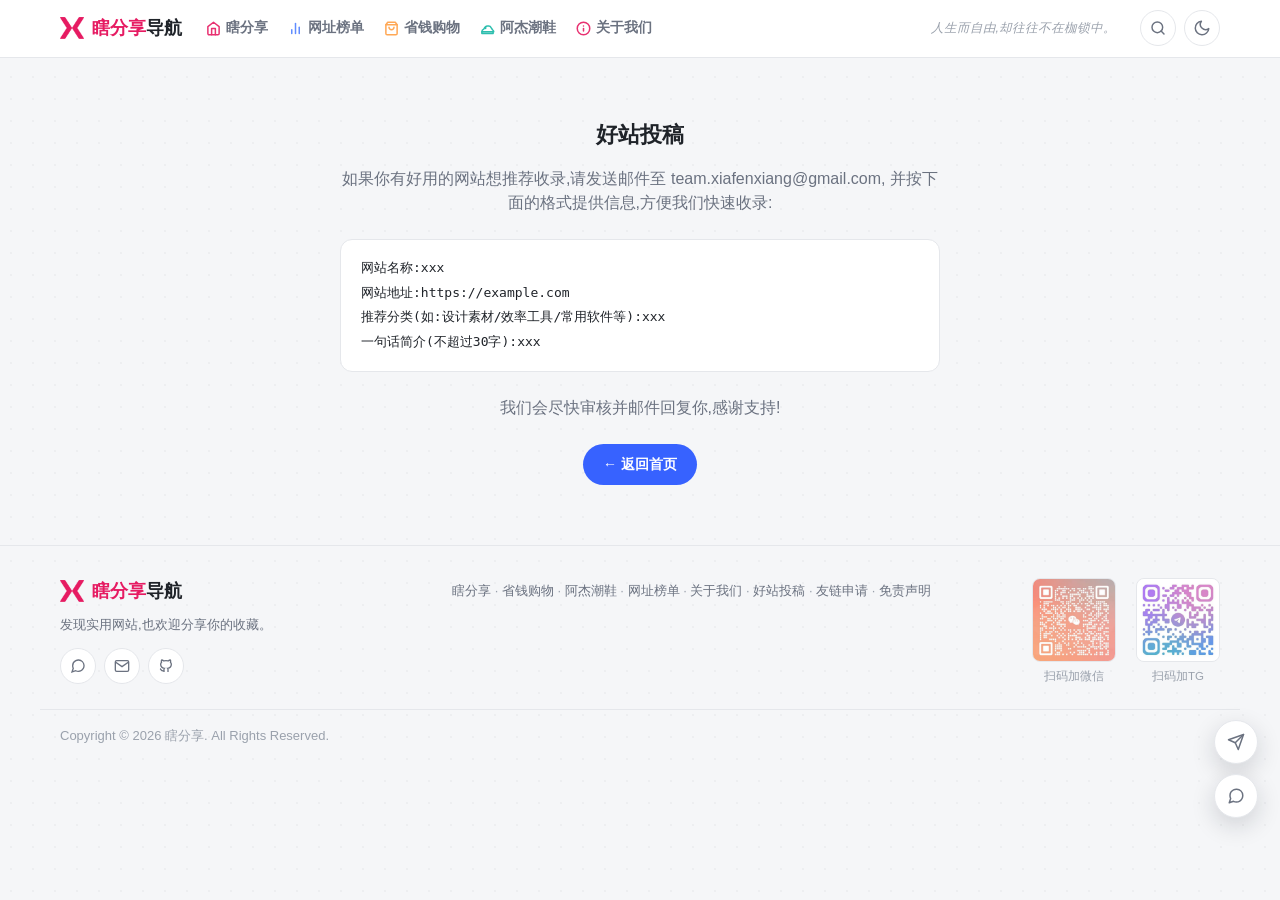
<file: contribute.html>
<!DOCTYPE html>
<html lang="zh-CN">
<head>
<meta charset="UTF-8">
<meta name="viewport" content="width=device-width, initial-scale=1.0">
<title>好站投稿 | 瞎分享导航</title>
<meta name="description" content="向瞎分享导航推荐一个好网站。">
<link rel="icon" href="assets/img/xfx_favicon.png">
<link rel="apple-touch-icon" href="assets/img/xfx_favicon.png">
<link rel="stylesheet" href="assets/css/style.css?v=20260911p">
<script src="assets/js/icon-fallback.js?v=20260911p"></script>
</head>
<body>

<!-- 这是一个简易占位页,对应原网站顶部 Menu/Footer 里的同名链接,内容还没有正式写,
     后面想写正式内容,直接编辑这个文件里 <main> 里的文字即可。
     页头/页脚和首页 index.html 是完全一样的一份 markup(方便复制维护),
     样式也是共用同一份 assets/css/style.css。 -->
<header class="site-header">
  <div class="container header-topbar">

    <!-- 手机端汉堡菜单按钮:放在 logo 前面,最左边(参考老站点布局)。
         桌面端隐藏,展开/收起逻辑+图标切换见 app.js 的 initMobileMenu()。 -->
    <button id="mobile-menu-toggle" class="icon-btn mobile-menu-toggle" aria-label="菜单" aria-expanded="false">
      <svg width="18" height="18" viewBox="0 0 24 24" fill="none" stroke="currentColor" stroke-width="2" stroke-linecap="round"><line x1="3" y1="6" x2="21" y2="6"/><line x1="3" y1="12" x2="21" y2="12"/><line x1="3" y1="18" x2="21" y2="18"/></svg>
    </button>

    <a href="index.html" class="site-logo">
        <img src="assets/img/xfx_logo.png" class="logo-mark" alt="瞎分享导航">
        <span class="site-logo__title"><span class="logo-accent">瞎分享</span>导航</span>
      </a>

    <nav class="topbar-menu">
      <!-- 瞎分享是主站,放第一位;后面几个链接里"省钱购物""阿杰潮鞋"也是
           站长自己开的其它站点,顺序上跟"瞎分享"挨在一起,再是站内的"网址
           榜单""关于我们"。 -->
      <a href="https://xiafenxiang.com/" target="_blank" rel="noopener">
        <svg class="topbar-menu__icon topbar-menu__icon--purple" width="15" height="15" viewBox="0 0 24 24" fill="none" stroke="currentColor" stroke-width="2" stroke-linecap="round" stroke-linejoin="round"><path d="M3 9l9-7 9 7v11a2 2 0 0 1-2 2H5a2 2 0 0 1-2-2z"/><polyline points="9 22 9 12 15 12 15 22"/></svg>
        瞎分享
      </a>
      <a href="rankings.html">
        <svg class="topbar-menu__icon topbar-menu__icon--blue" width="15" height="15" viewBox="0 0 24 24" fill="none" stroke="currentColor" stroke-width="2" stroke-linecap="round" stroke-linejoin="round"><line x1="18" y1="20" x2="18" y2="10"/><line x1="12" y1="20" x2="12" y2="4"/><line x1="6" y1="20" x2="6" y2="14"/></svg>
        网址榜单
      </a>
      <a href="https://zhegouku.com/" target="_blank" rel="noopener">
        <svg class="topbar-menu__icon topbar-menu__icon--orange" width="15" height="15" viewBox="0 0 24 24" fill="none" stroke="currentColor" stroke-width="2" stroke-linecap="round" stroke-linejoin="round"><path d="M6 2L3 6v14a2 2 0 0 0 2 2h14a2 2 0 0 0 2-2V6l-3-4z"/><line x1="3" y1="6" x2="21" y2="6"/><path d="M16 10a4 4 0 0 1-8 0"/></svg>
        省钱购物
      </a>
      <a href="https://ajchaoxie.com/" target="_blank" rel="noopener">
        <svg class="topbar-menu__icon topbar-menu__icon--teal" width="15" height="15" viewBox="0 0 24 24" fill="none" stroke="currentColor" stroke-width="2" stroke-linecap="round" stroke-linejoin="round"><path d="M3 17h18v3H3z"/><path d="M3 17c0-2 1-3 3-4l2-3c1-1 2-2 4-2h2c2 0 3 1 4 3l2 3c1 1 2 2 2 3"/><path d="M9 12v-3"/></svg>
        阿杰潮鞋
      </a>
      <a href="about.html">
        <svg class="topbar-menu__icon topbar-menu__icon--pink" width="15" height="15" viewBox="0 0 24 24" fill="none" stroke="currentColor" stroke-width="2" stroke-linecap="round" stroke-linejoin="round"><circle cx="12" cy="12" r="10"/><line x1="12" y1="16" x2="12" y2="12"/><line x1="12" y1="8" x2="12.01" y2="8"/></svg>
        关于我们
      </a>
    </nav>

    <span class="topbar-slogan">人生而自由,却往往不在枷锁中。</span>

    <div class="header-actions">
      <button id="search-toggle" class="icon-btn" aria-label="搜索" aria-expanded="false">
        <svg width="16" height="16" viewBox="0 0 24 24" fill="none" stroke="currentColor" stroke-width="2.2" stroke-linecap="round"><circle cx="11" cy="11" r="8"/><path d="M21 21l-4.35-4.35"/></svg>
      </button>
      <button id="theme-toggle" class="icon-btn" aria-label="切换深色/浅色模式"></button>
    </div>
  </div>
  <!-- 在占位页上搜索,回车后会自动跳回首页帮你把这次搜索接着做完(见 app.js 里的说明) -->
  <div id="search-panel" class="search-panel">
    <div class="container">
      <form id="search-form" class="search-box" role="search">
        <input id="search-input" type="search" placeholder="搜搜不花钱~" autocomplete="off">
        <select id="search-engine" title="选择搜索方式">
          <option value="site">站内搜索</option>
          <option value="baidu">百度</option>
          <option value="google">Google</option>
          <option value="bing">必应</option>
          <option value="taobao">淘宝</option>
        </select>
        <button type="submit" class="search-submit" aria-label="搜索">
          <svg width="15" height="15" viewBox="0 0 24 24" fill="none" stroke="currentColor" stroke-width="2.5" stroke-linecap="round"><circle cx="11" cy="11" r="8"/><path d="M21 21l-4.35-4.35"/></svg>
        </button>
      </form>
    </div>
  </div>
</header>
  <!-- 手机端汉堡菜单展开的抽屉:样式跟首页 .sidebar 分类抽屉完全一样(整屏
       从左边滑出),内容是跟桌面端 .topbar-menu 一样的 5 个链接——这几个
       占位页没有分类,用不上 .sidebar 那一整套,单独给手机端一份。 -->
  <nav id="mobile-nav-panel" class="mobile-nav-panel" aria-label="移动端菜单">
    <div class="mobile-nav-panel__head">网站菜单</div>
    <div class="mobile-nav-panel__links">
    <a href="https://xiafenxiang.com/" target="_blank" rel="noopener"><span class="mobile-link-icon mobile-link-icon--purple"><svg width="14" height="14" viewBox="0 0 24 24" fill="none" stroke="currentColor" stroke-width="2" stroke-linecap="round" stroke-linejoin="round"><path d="M3 9l9-7 9 7v11a2 2 0 0 1-2 2H5a2 2 0 0 1-2-2z"/><polyline points="9 22 9 12 15 12 15 22"/></svg></span>瞎分享</a>
    <a href="rankings.html"><span class="mobile-link-icon mobile-link-icon--blue"><svg width="14" height="14" viewBox="0 0 24 24" fill="none" stroke="currentColor" stroke-width="2" stroke-linecap="round" stroke-linejoin="round"><line x1="18" y1="20" x2="18" y2="10"/><line x1="12" y1="20" x2="12" y2="4"/><line x1="6" y1="20" x2="6" y2="14"/></svg></span>网址榜单</a>
    <a href="https://zhegouku.com/" target="_blank" rel="noopener"><span class="mobile-link-icon mobile-link-icon--orange"><svg width="14" height="14" viewBox="0 0 24 24" fill="none" stroke="currentColor" stroke-width="2" stroke-linecap="round" stroke-linejoin="round"><path d="M6 2L3 6v14a2 2 0 0 0 2 2h14a2 2 0 0 0 2-2V6l-3-4z"/><line x1="3" y1="6" x2="21" y2="6"/><path d="M16 10a4 4 0 0 1-8 0"/></svg></span>省钱购物</a>
    <a href="https://ajchaoxie.com/" target="_blank" rel="noopener"><span class="mobile-link-icon mobile-link-icon--teal"><svg width="14" height="14" viewBox="0 0 24 24" fill="none" stroke="currentColor" stroke-width="2" stroke-linecap="round" stroke-linejoin="round"><path d="M3 17h18v3H3z"/><path d="M3 17c0-2 1-3 3-4l2-3c1-1 2-2 4-2h2c2 0 3 1 4 3l2 3c1 1 2 2 2 3"/><path d="M9 12v-3"/></svg></span>阿杰潮鞋</a>
    <a href="about.html"><span class="mobile-link-icon mobile-link-icon--pink"><svg width="14" height="14" viewBox="0 0 24 24" fill="none" stroke="currentColor" stroke-width="2" stroke-linecap="round" stroke-linejoin="round"><circle cx="12" cy="12" r="10"/><line x1="12" y1="16" x2="12" y2="12"/><line x1="12" y1="8" x2="12.01" y2="8"/></svg></span>关于我们</a>
    </div>
    <button type="button" class="mobile-nav-panel__collapse">
      <svg width="15" height="15" viewBox="0 0 24 24" fill="none" stroke="currentColor" stroke-width="2" stroke-linecap="round" stroke-linejoin="round"><line x1="19" y1="12" x2="5" y2="12"/><polyline points="12 19 5 12 12 5"/></svg>
      收起
    </button>
  </nav>


<div id="mobile-menu-backdrop" class="mobile-menu-backdrop"></div>


<main class="simple-page-main">
  <h1>好站投稿</h1>
  <p>如果你有好用的网站想推荐收录,请发送邮件至
    <a href="mailto:team.xiafenxiang@gmail.com">team.xiafenxiang@gmail.com</a>,
    并按下面的格式提供信息,方便我们快速收录:</p>
  <pre class="contact-format">网站名称:xxx
网站地址:https://example.com
推荐分类(如:设计素材/效率工具/常用软件等):xxx
一句话简介(不超过30字):xxx</pre>
  <p>我们会尽快审核并邮件回复你,感谢支持!</p>
  <a class="back-home" href="index.html">← 返回首页</a>
</main>

<footer class="site-footer">
  <div class="container footer-grid">
    <div class="footer-brand">
      <a href="index.html" class="site-logo">
        <img src="assets/img/xfx_logo.png" class="logo-mark" alt="瞎分享导航">
        <span class="site-logo__title"><span class="logo-accent">瞎分享</span>导航</span>
      </a>
      <p class="footer-slogan">发现实用网站,也欢迎分享你的收藏。</p>
      <div class="footer-social">
        <a class="icon-btn" href="#" title="微信" aria-label="微信" onclick="event.stopPropagation(); document.getElementById('popover-wechat-footer').classList.toggle('is-open'); return false;">
          <svg width="16" height="16" viewBox="0 0 24 24" fill="none" stroke="currentColor" stroke-width="2"><path d="M21 11.5a8.38 8.38 0 0 1-.9 3.8 8.5 8.5 0 0 1-7.6 4.7 8.38 8.38 0 0 1-3.8-.9L3 21l1.9-5.7a8.38 8.38 0 0 1-.9-3.8 8.5 8.5 0 0 1 4.7-7.6 8.38 8.38 0 0 1 3.8-.9h.5a8.48 8.48 0 0 1 8 8v.5z"/></svg>
        </a>
        <!-- 这个气泡是这个 footer 图标专属的(id 带 -footer 后缀,跟右下角
             悬浮按钮那个 #popover-wechat 是两个独立的元素),样式复用同一套
             .fab-popover,但定位改成跟着这里出现(见 style.css .fab-popover--footer),
             不会再跳到屏幕右下角去。 -->
        <div id="popover-wechat-footer" class="fab-popover fab-popover--footer">
          <img src="assets/img/wechat-qr.png" alt="微信二维码">
          <p>扫码加微信</p>
        </div>
        <a class="icon-btn" href="mailto:team.xiafenxiang@gmail.com" title="邮箱" aria-label="邮箱">
          <svg width="16" height="16" viewBox="0 0 24 24" fill="none" stroke="currentColor" stroke-width="2"><rect x="2" y="4" width="20" height="16" rx="2"/><path d="M22 6l-10 7L2 6"/></svg>
        </a>
        <a class="icon-btn" href="#" title="GitHub" aria-label="GitHub">
          <svg width="16" height="16" viewBox="0 0 24 24" fill="none" stroke="currentColor" stroke-width="2"><path d="M9 19c-4.3 1.4-4.3-2.5-6-3m12 5v-3.5c0-1 .1-1.4-.5-2 2.8-.3 5.5-1.4 5.5-6a4.6 4.6 0 0 0-1.3-3.2 4.2 4.2 0 0 0-.1-3.2s-1.1-.3-3.5 1.3a12.3 12.3 0 0 0-6.2 0C6.5 2.8 5.4 3.1 5.4 3.1a4.2 4.2 0 0 0-.1 3.2A4.6 4.6 0 0 0 4 9.5c0 4.6 2.7 5.7 5.5 6-.6.6-.6 1.2-.5 2V21"/></svg>
        </a>
      </div>
    </div>

    <p class="footer-links">
      <a href="https://xiafenxiang.com/" target="_blank" rel="noopener">瞎分享</a>
      <a href="https://zhegouku.com/" target="_blank" rel="noopener">省钱购物</a>
      <a href="https://ajchaoxie.com/" target="_blank" rel="noopener">阿杰潮鞋</a>
      <a href="rankings.html">网址榜单</a>
      <span class="footer-links__break" aria-hidden="true"></span>
      <a href="about.html">关于我们</a>
      <a href="contribute.html">好站投稿</a>
      <a href="links.html">友链申请</a>
      <a href="about.html">免责声明</a>
    </p>

    <div class="footer-qr">
      <figure>
        <img src="assets/img/wechat-qr.png" alt="微信二维码" loading="lazy">
        <figcaption>扫码加微信</figcaption>
      </figure>
      <figure>
        <img src="assets/img/telegram-qr.png" alt="Telegram二维码" loading="lazy">
        <figcaption>扫码加TG</figcaption>
      </figure>
    </div>
  </div>
  <div class="container footer-bottom">
    <p class="footer-copyright">Copyright © <span class="footer-year"></span> <a href="https://xiafenxiang.com/" target="_blank" rel="noopener">瞎分享</a>. All Rights Reserved.</p>
  </div>
</footer>

<div class="fab-stack">
  <div id="popover-tg" class="fab-popover">
    <img src="assets/img/telegram-qr.png" alt="Telegram二维码">
    <p>扫码加TG</p>
  </div>
  <button class="fab" data-popover="popover-tg" aria-label="Telegram联系">
    <svg width="18" height="18" viewBox="0 0 24 24" fill="none" stroke="currentColor" stroke-width="2" stroke-linecap="round" stroke-linejoin="round"><path d="M22 2L11 13"/><path d="M22 2l-7 20-4-9-9-4 20-7z"/></svg>
  </button>

  <div id="popover-wechat" class="fab-popover">
    <img src="assets/img/wechat-qr.png" alt="微信二维码">
    <p>扫码加微信</p>
  </div>
  <button class="fab" data-popover="popover-wechat" aria-label="微信联系">
    <svg width="18" height="18" viewBox="0 0 24 24" fill="none" stroke="currentColor" stroke-width="2" stroke-linecap="round" stroke-linejoin="round"><path d="M21 11.5a8.38 8.38 0 0 1-.9 3.8 8.5 8.5 0 0 1-7.6 4.7 8.38 8.38 0 0 1-3.8-.9L3 21l1.9-5.7a8.38 8.38 0 0 1-.9-3.8 8.5 8.5 0 0 1 4.7-7.6 8.38 8.38 0 0 1 3.8-.9h.5a8.48 8.48 0 0 1 8 8v.5z"/></svg>
  </button>

  <button class="fab" id="fab-top" aria-label="回到顶部">
    <svg width="18" height="18" viewBox="0 0 24 24" fill="none" stroke="currentColor" stroke-width="2.2" stroke-linecap="round" stroke-linejoin="round"><path d="M18 15l-6-6-6 6"/></svg>
  </button>
</div>

<script src="assets/js/data.js?v=20260911p"></script>
<script src="assets/js/slogans.js?v=20260911p"></script>
<script src="assets/js/app.js?v=20260911p"></script>
</body>
</html>
</file>
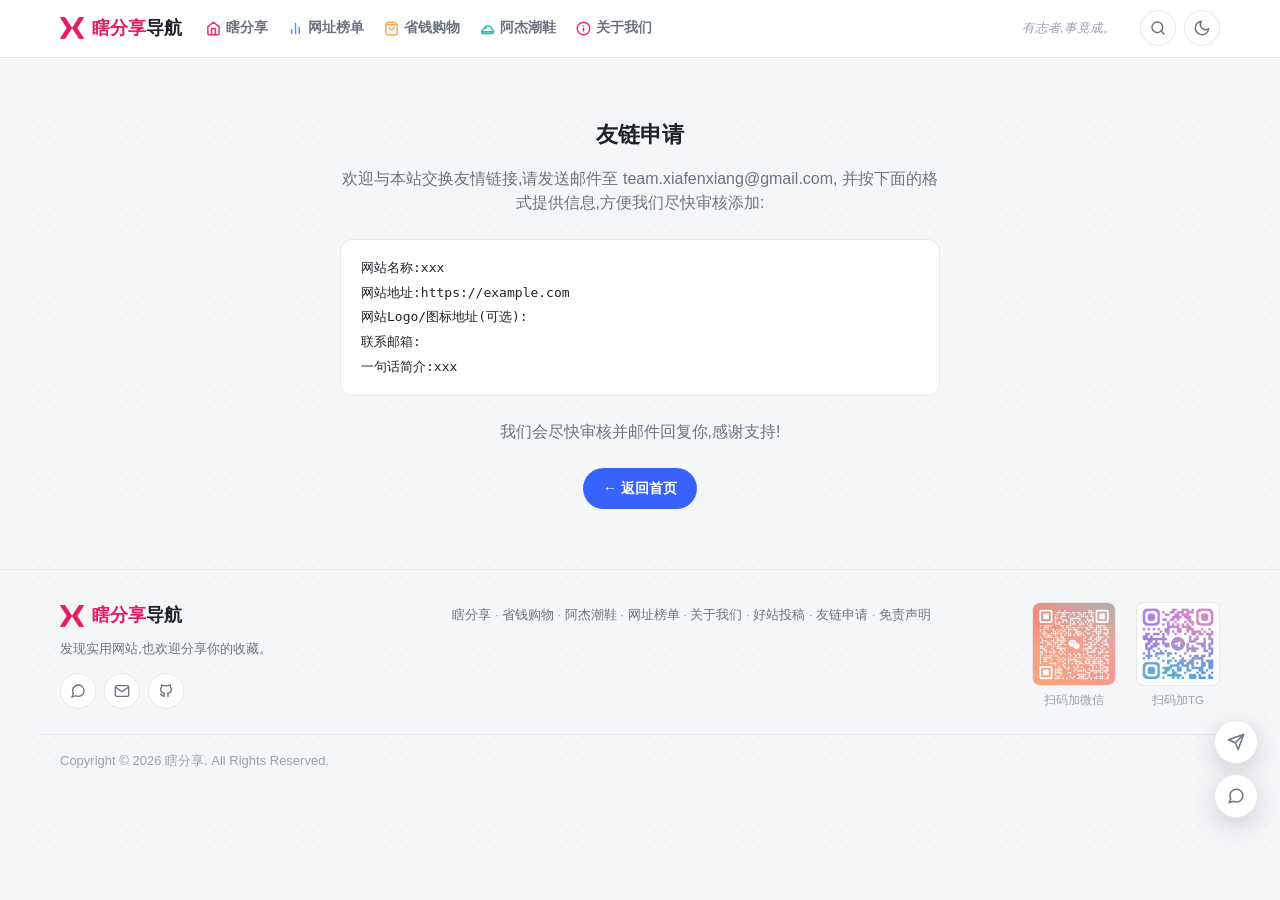
<file: links.html>
<!DOCTYPE html>
<html lang="zh-CN">
<head>
<meta charset="UTF-8">
<meta name="viewport" content="width=device-width, initial-scale=1.0">
<title>友链申请 | 瞎分享导航</title>
<meta name="description" content="申请与瞎分享导航交换友情链接。">
<link rel="icon" href="assets/img/xfx_favicon.png">
<link rel="apple-touch-icon" href="assets/img/xfx_favicon.png">
<link rel="stylesheet" href="assets/css/style.css?v=20260911p">
<script src="assets/js/icon-fallback.js?v=20260911p"></script>
</head>
<body>

<!-- 这是一个简易占位页,对应原网站顶部 Menu/Footer 里的同名链接,内容还没有正式写,
     后面想写正式内容,直接编辑这个文件里 <main> 里的文字即可。
     页头/页脚和首页 index.html 是完全一样的一份 markup(方便复制维护),
     样式也是共用同一份 assets/css/style.css。 -->
<header class="site-header">
  <div class="container header-topbar">

    <!-- 手机端汉堡菜单按钮:放在 logo 前面,最左边(参考老站点布局)。
         桌面端隐藏,展开/收起逻辑+图标切换见 app.js 的 initMobileMenu()。 -->
    <button id="mobile-menu-toggle" class="icon-btn mobile-menu-toggle" aria-label="菜单" aria-expanded="false">
      <svg width="18" height="18" viewBox="0 0 24 24" fill="none" stroke="currentColor" stroke-width="2" stroke-linecap="round"><line x1="3" y1="6" x2="21" y2="6"/><line x1="3" y1="12" x2="21" y2="12"/><line x1="3" y1="18" x2="21" y2="18"/></svg>
    </button>

    <a href="index.html" class="site-logo">
        <img src="assets/img/xfx_logo.png" class="logo-mark" alt="瞎分享导航">
        <span class="site-logo__title"><span class="logo-accent">瞎分享</span>导航</span>
      </a>

    <nav class="topbar-menu">
      <!-- 瞎分享是主站,放第一位;后面几个链接里"省钱购物""阿杰潮鞋"也是
           站长自己开的其它站点,顺序上跟"瞎分享"挨在一起,再是站内的"网址
           榜单""关于我们"。 -->
      <a href="https://xiafenxiang.com/" target="_blank" rel="noopener">
        <svg class="topbar-menu__icon topbar-menu__icon--purple" width="15" height="15" viewBox="0 0 24 24" fill="none" stroke="currentColor" stroke-width="2" stroke-linecap="round" stroke-linejoin="round"><path d="M3 9l9-7 9 7v11a2 2 0 0 1-2 2H5a2 2 0 0 1-2-2z"/><polyline points="9 22 9 12 15 12 15 22"/></svg>
        瞎分享
      </a>
      <a href="rankings.html">
        <svg class="topbar-menu__icon topbar-menu__icon--blue" width="15" height="15" viewBox="0 0 24 24" fill="none" stroke="currentColor" stroke-width="2" stroke-linecap="round" stroke-linejoin="round"><line x1="18" y1="20" x2="18" y2="10"/><line x1="12" y1="20" x2="12" y2="4"/><line x1="6" y1="20" x2="6" y2="14"/></svg>
        网址榜单
      </a>
      <a href="https://zhegouku.com/" target="_blank" rel="noopener">
        <svg class="topbar-menu__icon topbar-menu__icon--orange" width="15" height="15" viewBox="0 0 24 24" fill="none" stroke="currentColor" stroke-width="2" stroke-linecap="round" stroke-linejoin="round"><path d="M6 2L3 6v14a2 2 0 0 0 2 2h14a2 2 0 0 0 2-2V6l-3-4z"/><line x1="3" y1="6" x2="21" y2="6"/><path d="M16 10a4 4 0 0 1-8 0"/></svg>
        省钱购物
      </a>
      <a href="https://ajchaoxie.com/" target="_blank" rel="noopener">
        <svg class="topbar-menu__icon topbar-menu__icon--teal" width="15" height="15" viewBox="0 0 24 24" fill="none" stroke="currentColor" stroke-width="2" stroke-linecap="round" stroke-linejoin="round"><path d="M3 17h18v3H3z"/><path d="M3 17c0-2 1-3 3-4l2-3c1-1 2-2 4-2h2c2 0 3 1 4 3l2 3c1 1 2 2 2 3"/><path d="M9 12v-3"/></svg>
        阿杰潮鞋
      </a>
      <a href="about.html">
        <svg class="topbar-menu__icon topbar-menu__icon--pink" width="15" height="15" viewBox="0 0 24 24" fill="none" stroke="currentColor" stroke-width="2" stroke-linecap="round" stroke-linejoin="round"><circle cx="12" cy="12" r="10"/><line x1="12" y1="16" x2="12" y2="12"/><line x1="12" y1="8" x2="12.01" y2="8"/></svg>
        关于我们
      </a>
    </nav>

    <span class="topbar-slogan">人生而自由,却往往不在枷锁中。</span>

    <div class="header-actions">
      <button id="search-toggle" class="icon-btn" aria-label="搜索" aria-expanded="false">
        <svg width="16" height="16" viewBox="0 0 24 24" fill="none" stroke="currentColor" stroke-width="2.2" stroke-linecap="round"><circle cx="11" cy="11" r="8"/><path d="M21 21l-4.35-4.35"/></svg>
      </button>
      <button id="theme-toggle" class="icon-btn" aria-label="切换深色/浅色模式"></button>
    </div>
  </div>
  <!-- 在占位页上搜索,回车后会自动跳回首页帮你把这次搜索接着做完(见 app.js 里的说明) -->
  <div id="search-panel" class="search-panel">
    <div class="container">
      <form id="search-form" class="search-box" role="search">
        <input id="search-input" type="search" placeholder="搜搜不花钱~" autocomplete="off">
        <select id="search-engine" title="选择搜索方式">
          <option value="site">站内搜索</option>
          <option value="baidu">百度</option>
          <option value="google">Google</option>
          <option value="bing">必应</option>
          <option value="taobao">淘宝</option>
        </select>
        <button type="submit" class="search-submit" aria-label="搜索">
          <svg width="15" height="15" viewBox="0 0 24 24" fill="none" stroke="currentColor" stroke-width="2.5" stroke-linecap="round"><circle cx="11" cy="11" r="8"/><path d="M21 21l-4.35-4.35"/></svg>
        </button>
      </form>
    </div>
  </div>
</header>
  <!-- 手机端汉堡菜单展开的抽屉:样式跟首页 .sidebar 分类抽屉完全一样(整屏
       从左边滑出),内容是跟桌面端 .topbar-menu 一样的 5 个链接——这几个
       占位页没有分类,用不上 .sidebar 那一整套,单独给手机端一份。 -->
  <nav id="mobile-nav-panel" class="mobile-nav-panel" aria-label="移动端菜单">
    <div class="mobile-nav-panel__head">网站菜单</div>
    <div class="mobile-nav-panel__links">
    <a href="https://xiafenxiang.com/" target="_blank" rel="noopener"><span class="mobile-link-icon mobile-link-icon--purple"><svg width="14" height="14" viewBox="0 0 24 24" fill="none" stroke="currentColor" stroke-width="2" stroke-linecap="round" stroke-linejoin="round"><path d="M3 9l9-7 9 7v11a2 2 0 0 1-2 2H5a2 2 0 0 1-2-2z"/><polyline points="9 22 9 12 15 12 15 22"/></svg></span>瞎分享</a>
    <a href="rankings.html"><span class="mobile-link-icon mobile-link-icon--blue"><svg width="14" height="14" viewBox="0 0 24 24" fill="none" stroke="currentColor" stroke-width="2" stroke-linecap="round" stroke-linejoin="round"><line x1="18" y1="20" x2="18" y2="10"/><line x1="12" y1="20" x2="12" y2="4"/><line x1="6" y1="20" x2="6" y2="14"/></svg></span>网址榜单</a>
    <a href="https://zhegouku.com/" target="_blank" rel="noopener"><span class="mobile-link-icon mobile-link-icon--orange"><svg width="14" height="14" viewBox="0 0 24 24" fill="none" stroke="currentColor" stroke-width="2" stroke-linecap="round" stroke-linejoin="round"><path d="M6 2L3 6v14a2 2 0 0 0 2 2h14a2 2 0 0 0 2-2V6l-3-4z"/><line x1="3" y1="6" x2="21" y2="6"/><path d="M16 10a4 4 0 0 1-8 0"/></svg></span>省钱购物</a>
    <a href="https://ajchaoxie.com/" target="_blank" rel="noopener"><span class="mobile-link-icon mobile-link-icon--teal"><svg width="14" height="14" viewBox="0 0 24 24" fill="none" stroke="currentColor" stroke-width="2" stroke-linecap="round" stroke-linejoin="round"><path d="M3 17h18v3H3z"/><path d="M3 17c0-2 1-3 3-4l2-3c1-1 2-2 4-2h2c2 0 3 1 4 3l2 3c1 1 2 2 2 3"/><path d="M9 12v-3"/></svg></span>阿杰潮鞋</a>
    <a href="about.html"><span class="mobile-link-icon mobile-link-icon--pink"><svg width="14" height="14" viewBox="0 0 24 24" fill="none" stroke="currentColor" stroke-width="2" stroke-linecap="round" stroke-linejoin="round"><circle cx="12" cy="12" r="10"/><line x1="12" y1="16" x2="12" y2="12"/><line x1="12" y1="8" x2="12.01" y2="8"/></svg></span>关于我们</a>
    </div>
    <button type="button" class="mobile-nav-panel__collapse">
      <svg width="15" height="15" viewBox="0 0 24 24" fill="none" stroke="currentColor" stroke-width="2" stroke-linecap="round" stroke-linejoin="round"><line x1="19" y1="12" x2="5" y2="12"/><polyline points="12 19 5 12 12 5"/></svg>
      收起
    </button>
  </nav>


<div id="mobile-menu-backdrop" class="mobile-menu-backdrop"></div>


<main class="simple-page-main">
  <h1>友链申请</h1>
  <p>欢迎与本站交换友情链接,请发送邮件至
    <a href="mailto:team.xiafenxiang@gmail.com">team.xiafenxiang@gmail.com</a>,
    并按下面的格式提供信息,方便我们尽快审核添加:</p>
  <pre class="contact-format">网站名称:xxx
网站地址:https://example.com
网站Logo/图标地址(可选):
联系邮箱:
一句话简介:xxx</pre>
  <p>我们会尽快审核并邮件回复你,感谢支持!</p>
  <a class="back-home" href="index.html">← 返回首页</a>
</main>

<footer class="site-footer">
  <div class="container footer-grid">
    <div class="footer-brand">
      <a href="index.html" class="site-logo">
        <img src="assets/img/xfx_logo.png" class="logo-mark" alt="瞎分享导航">
        <span class="site-logo__title"><span class="logo-accent">瞎分享</span>导航</span>
      </a>
      <p class="footer-slogan">发现实用网站,也欢迎分享你的收藏。</p>
      <div class="footer-social">
        <a class="icon-btn" href="#" title="微信" aria-label="微信" onclick="event.stopPropagation(); document.getElementById('popover-wechat-footer').classList.toggle('is-open'); return false;">
          <svg width="16" height="16" viewBox="0 0 24 24" fill="none" stroke="currentColor" stroke-width="2"><path d="M21 11.5a8.38 8.38 0 0 1-.9 3.8 8.5 8.5 0 0 1-7.6 4.7 8.38 8.38 0 0 1-3.8-.9L3 21l1.9-5.7a8.38 8.38 0 0 1-.9-3.8 8.5 8.5 0 0 1 4.7-7.6 8.38 8.38 0 0 1 3.8-.9h.5a8.48 8.48 0 0 1 8 8v.5z"/></svg>
        </a>
        <!-- 这个气泡是这个 footer 图标专属的(id 带 -footer 后缀,跟右下角
             悬浮按钮那个 #popover-wechat 是两个独立的元素),样式复用同一套
             .fab-popover,但定位改成跟着这里出现(见 style.css .fab-popover--footer),
             不会再跳到屏幕右下角去。 -->
        <div id="popover-wechat-footer" class="fab-popover fab-popover--footer">
          <img src="assets/img/wechat-qr.png" alt="微信二维码">
          <p>扫码加微信</p>
        </div>
        <a class="icon-btn" href="mailto:team.xiafenxiang@gmail.com" title="邮箱" aria-label="邮箱">
          <svg width="16" height="16" viewBox="0 0 24 24" fill="none" stroke="currentColor" stroke-width="2"><rect x="2" y="4" width="20" height="16" rx="2"/><path d="M22 6l-10 7L2 6"/></svg>
        </a>
        <a class="icon-btn" href="#" title="GitHub" aria-label="GitHub">
          <svg width="16" height="16" viewBox="0 0 24 24" fill="none" stroke="currentColor" stroke-width="2"><path d="M9 19c-4.3 1.4-4.3-2.5-6-3m12 5v-3.5c0-1 .1-1.4-.5-2 2.8-.3 5.5-1.4 5.5-6a4.6 4.6 0 0 0-1.3-3.2 4.2 4.2 0 0 0-.1-3.2s-1.1-.3-3.5 1.3a12.3 12.3 0 0 0-6.2 0C6.5 2.8 5.4 3.1 5.4 3.1a4.2 4.2 0 0 0-.1 3.2A4.6 4.6 0 0 0 4 9.5c0 4.6 2.7 5.7 5.5 6-.6.6-.6 1.2-.5 2V21"/></svg>
        </a>
      </div>
    </div>

    <p class="footer-links">
      <a href="https://xiafenxiang.com/" target="_blank" rel="noopener">瞎分享</a>
      <a href="https://zhegouku.com/" target="_blank" rel="noopener">省钱购物</a>
      <a href="https://ajchaoxie.com/" target="_blank" rel="noopener">阿杰潮鞋</a>
      <a href="rankings.html">网址榜单</a>
      <span class="footer-links__break" aria-hidden="true"></span>
      <a href="about.html">关于我们</a>
      <a href="contribute.html">好站投稿</a>
      <a href="links.html">友链申请</a>
      <a href="about.html">免责声明</a>
    </p>

    <div class="footer-qr">
      <figure>
        <img src="assets/img/wechat-qr.png" alt="微信二维码" loading="lazy">
        <figcaption>扫码加微信</figcaption>
      </figure>
      <figure>
        <img src="assets/img/telegram-qr.png" alt="Telegram二维码" loading="lazy">
        <figcaption>扫码加TG</figcaption>
      </figure>
    </div>
  </div>
  <div class="container footer-bottom">
    <p class="footer-copyright">Copyright © <span class="footer-year"></span> <a href="https://xiafenxiang.com/" target="_blank" rel="noopener">瞎分享</a>. All Rights Reserved.</p>
  </div>
</footer>

<div class="fab-stack">
  <div id="popover-tg" class="fab-popover">
    <img src="assets/img/telegram-qr.png" alt="Telegram二维码">
    <p>扫码加TG</p>
  </div>
  <button class="fab" data-popover="popover-tg" aria-label="Telegram联系">
    <svg width="18" height="18" viewBox="0 0 24 24" fill="none" stroke="currentColor" stroke-width="2" stroke-linecap="round" stroke-linejoin="round"><path d="M22 2L11 13"/><path d="M22 2l-7 20-4-9-9-4 20-7z"/></svg>
  </button>

  <div id="popover-wechat" class="fab-popover">
    <img src="assets/img/wechat-qr.png" alt="微信二维码">
    <p>扫码加微信</p>
  </div>
  <button class="fab" data-popover="popover-wechat" aria-label="微信联系">
    <svg width="18" height="18" viewBox="0 0 24 24" fill="none" stroke="currentColor" stroke-width="2" stroke-linecap="round" stroke-linejoin="round"><path d="M21 11.5a8.38 8.38 0 0 1-.9 3.8 8.5 8.5 0 0 1-7.6 4.7 8.38 8.38 0 0 1-3.8-.9L3 21l1.9-5.7a8.38 8.38 0 0 1-.9-3.8 8.5 8.5 0 0 1 4.7-7.6 8.38 8.38 0 0 1 3.8-.9h.5a8.48 8.48 0 0 1 8 8v.5z"/></svg>
  </button>

  <button class="fab" id="fab-top" aria-label="回到顶部">
    <svg width="18" height="18" viewBox="0 0 24 24" fill="none" stroke="currentColor" stroke-width="2.2" stroke-linecap="round" stroke-linejoin="round"><path d="M18 15l-6-6-6 6"/></svg>
  </button>
</div>

<script src="assets/js/data.js?v=20260911p"></script>
<script src="assets/js/slogans.js?v=20260911p"></script>
<script src="assets/js/app.js?v=20260911p"></script>
</body>
</html>
</file>
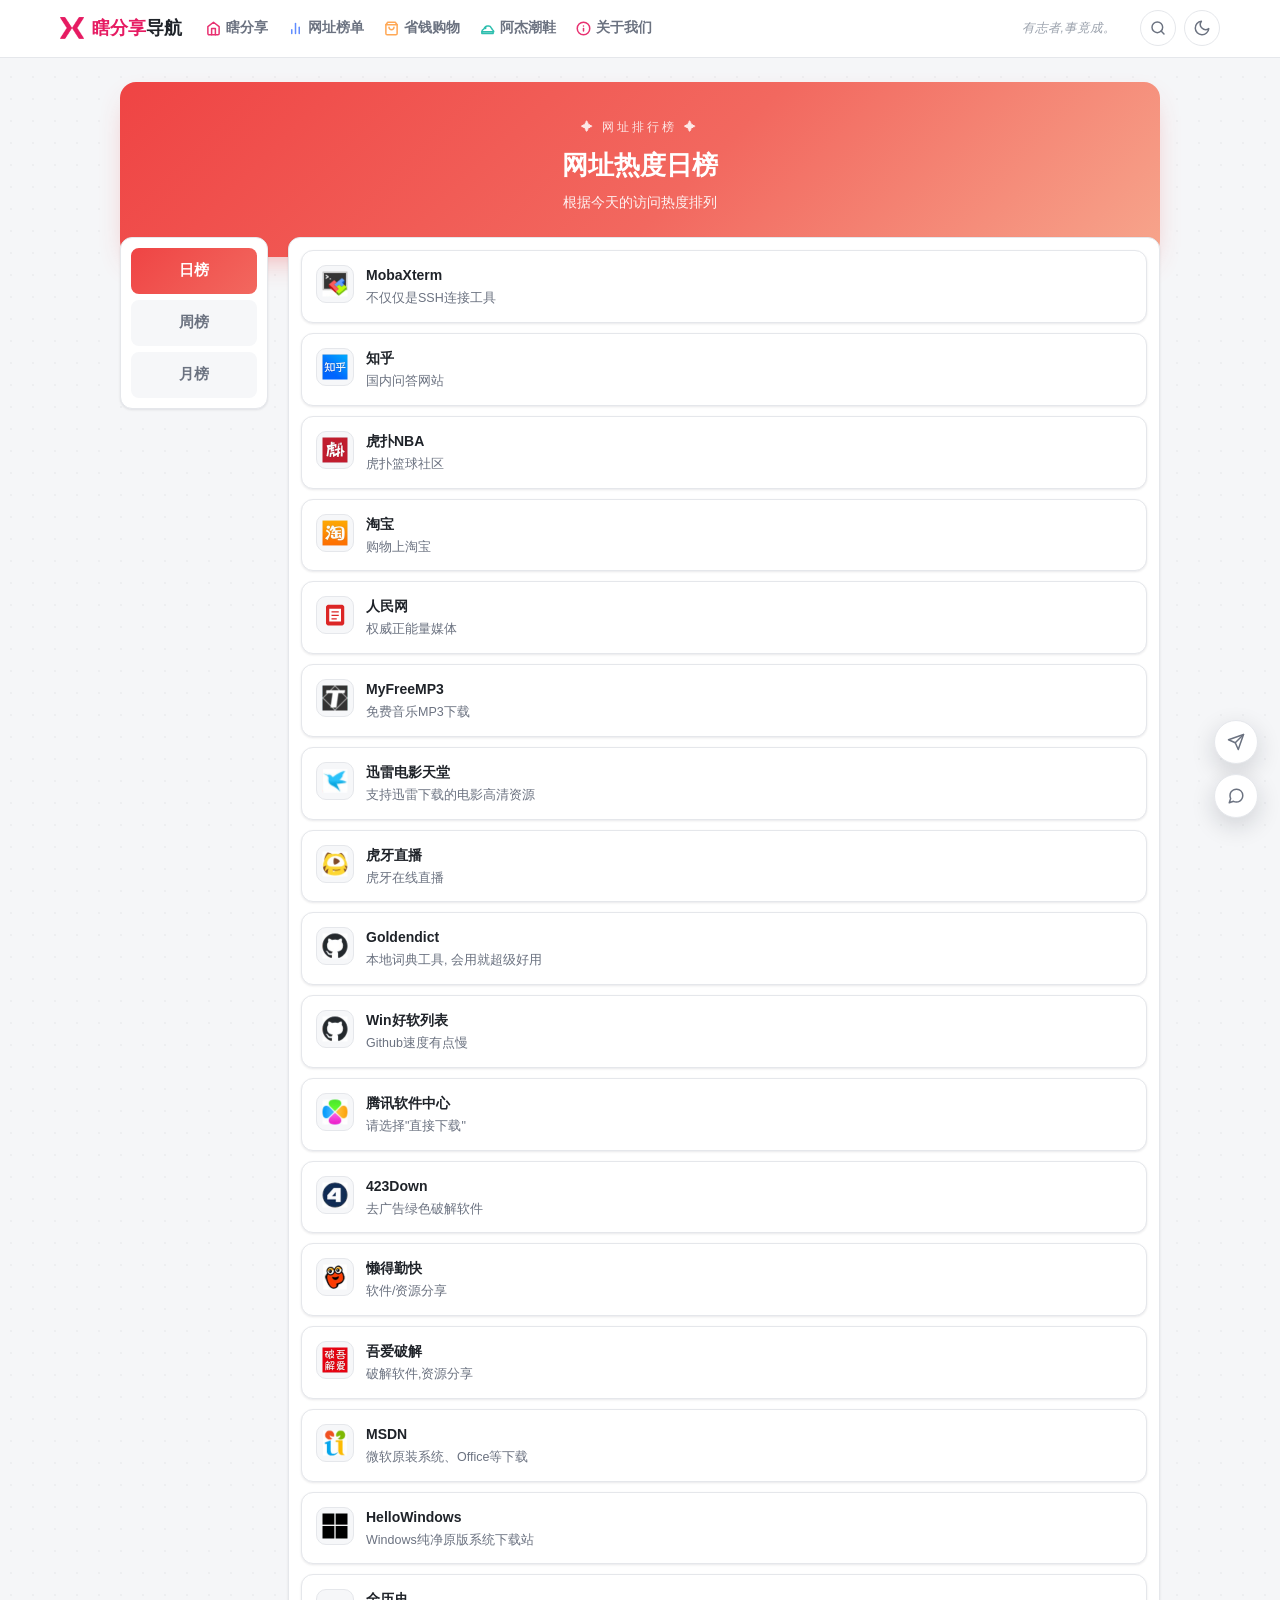
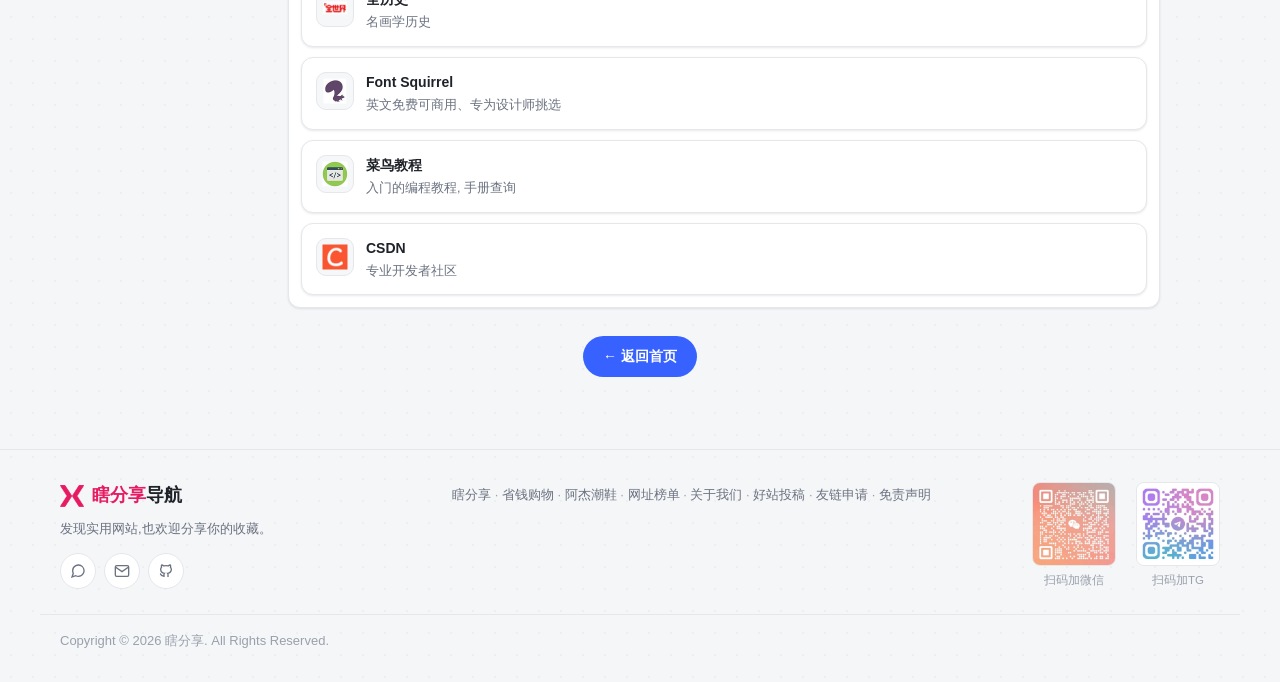
<file: rankings.html>
<!DOCTYPE html>
<html lang="zh-CN">
<head>
<meta charset="UTF-8">
<meta name="viewport" content="width=device-width, initial-scale=1.0">
<title>网址榜单 | 瞎分享导航</title>
<meta name="description" content="瞎分享导航 - 网址热度日榜/周榜/月榜。">
<link rel="icon" href="assets/img/xfx_favicon.png">
<link rel="apple-touch-icon" href="assets/img/xfx_favicon.png">
<link rel="stylesheet" href="assets/css/style.css?v=20260911p">
<script src="assets/js/icon-fallback.js?v=20260911p"></script>
</head>
<body>

<!-- 这是一个简易占位页,对应原网站顶部 Menu/Footer 里的同名链接,内容还没有正式写,
     后面想写正式内容,直接编辑这个文件里 <main> 里的文字即可。
     页头/页脚和首页 index.html 是完全一样的一份 markup(方便复制维护),
     样式也是共用同一份 assets/css/style.css。 -->
<header class="site-header">
  <div class="container header-topbar">

    <!-- 手机端汉堡菜单按钮:放在 logo 前面,最左边(参考老站点布局)。
         桌面端隐藏,展开/收起逻辑+图标切换见 app.js 的 initMobileMenu()。 -->
    <button id="mobile-menu-toggle" class="icon-btn mobile-menu-toggle" aria-label="菜单" aria-expanded="false">
      <svg width="18" height="18" viewBox="0 0 24 24" fill="none" stroke="currentColor" stroke-width="2" stroke-linecap="round"><line x1="3" y1="6" x2="21" y2="6"/><line x1="3" y1="12" x2="21" y2="12"/><line x1="3" y1="18" x2="21" y2="18"/></svg>
    </button>

    <a href="index.html" class="site-logo">
        <img src="assets/img/xfx_logo.png" class="logo-mark" alt="瞎分享导航">
        <span class="site-logo__title"><span class="logo-accent">瞎分享</span>导航</span>
      </a>

    <nav class="topbar-menu">
      <!-- 瞎分享是主站,放第一位;后面几个链接里"省钱购物""阿杰潮鞋"也是
           站长自己开的其它站点,顺序上跟"瞎分享"挨在一起,再是站内的"网址
           榜单""关于我们"。 -->
      <a href="https://xiafenxiang.com/" target="_blank" rel="noopener">
        <svg class="topbar-menu__icon topbar-menu__icon--purple" width="15" height="15" viewBox="0 0 24 24" fill="none" stroke="currentColor" stroke-width="2" stroke-linecap="round" stroke-linejoin="round"><path d="M3 9l9-7 9 7v11a2 2 0 0 1-2 2H5a2 2 0 0 1-2-2z"/><polyline points="9 22 9 12 15 12 15 22"/></svg>
        瞎分享
      </a>
      <a href="rankings.html">
        <svg class="topbar-menu__icon topbar-menu__icon--blue" width="15" height="15" viewBox="0 0 24 24" fill="none" stroke="currentColor" stroke-width="2" stroke-linecap="round" stroke-linejoin="round"><line x1="18" y1="20" x2="18" y2="10"/><line x1="12" y1="20" x2="12" y2="4"/><line x1="6" y1="20" x2="6" y2="14"/></svg>
        网址榜单
      </a>
      <a href="https://zhegouku.com/" target="_blank" rel="noopener">
        <svg class="topbar-menu__icon topbar-menu__icon--orange" width="15" height="15" viewBox="0 0 24 24" fill="none" stroke="currentColor" stroke-width="2" stroke-linecap="round" stroke-linejoin="round"><path d="M6 2L3 6v14a2 2 0 0 0 2 2h14a2 2 0 0 0 2-2V6l-3-4z"/><line x1="3" y1="6" x2="21" y2="6"/><path d="M16 10a4 4 0 0 1-8 0"/></svg>
        省钱购物
      </a>
      <a href="https://ajchaoxie.com/" target="_blank" rel="noopener">
        <svg class="topbar-menu__icon topbar-menu__icon--teal" width="15" height="15" viewBox="0 0 24 24" fill="none" stroke="currentColor" stroke-width="2" stroke-linecap="round" stroke-linejoin="round"><path d="M3 17h18v3H3z"/><path d="M3 17c0-2 1-3 3-4l2-3c1-1 2-2 4-2h2c2 0 3 1 4 3l2 3c1 1 2 2 2 3"/><path d="M9 12v-3"/></svg>
        阿杰潮鞋
      </a>
      <a href="about.html">
        <svg class="topbar-menu__icon topbar-menu__icon--pink" width="15" height="15" viewBox="0 0 24 24" fill="none" stroke="currentColor" stroke-width="2" stroke-linecap="round" stroke-linejoin="round"><circle cx="12" cy="12" r="10"/><line x1="12" y1="16" x2="12" y2="12"/><line x1="12" y1="8" x2="12.01" y2="8"/></svg>
        关于我们
      </a>
    </nav>

    <span class="topbar-slogan">人生而自由,却往往不在枷锁中。</span>

    <div class="header-actions">
      <button id="search-toggle" class="icon-btn" aria-label="搜索" aria-expanded="false">
        <svg width="16" height="16" viewBox="0 0 24 24" fill="none" stroke="currentColor" stroke-width="2.2" stroke-linecap="round"><circle cx="11" cy="11" r="8"/><path d="M21 21l-4.35-4.35"/></svg>
      </button>
      <button id="theme-toggle" class="icon-btn" aria-label="切换深色/浅色模式"></button>
    </div>
  </div>
  <!-- 在占位页上搜索,回车后会自动跳回首页帮你把这次搜索接着做完(见 app.js 里的说明) -->
  <div id="search-panel" class="search-panel">
    <div class="container">
      <form id="search-form" class="search-box" role="search">
        <input id="search-input" type="search" placeholder="搜搜不花钱~" autocomplete="off">
        <select id="search-engine" title="选择搜索方式">
          <option value="site">站内搜索</option>
          <option value="baidu">百度</option>
          <option value="google">Google</option>
          <option value="bing">必应</option>
          <option value="taobao">淘宝</option>
        </select>
        <button type="submit" class="search-submit" aria-label="搜索">
          <svg width="15" height="15" viewBox="0 0 24 24" fill="none" stroke="currentColor" stroke-width="2.5" stroke-linecap="round"><circle cx="11" cy="11" r="8"/><path d="M21 21l-4.35-4.35"/></svg>
        </button>
      </form>
    </div>
  </div>
</header>
  <!-- 手机端汉堡菜单展开的抽屉:样式跟首页 .sidebar 分类抽屉完全一样(整屏
       从左边滑出),内容是跟桌面端 .topbar-menu 一样的 5 个链接——这几个
       占位页没有分类,用不上 .sidebar 那一整套,单独给手机端一份。 -->
  <nav id="mobile-nav-panel" class="mobile-nav-panel" aria-label="移动端菜单">
    <div class="mobile-nav-panel__head">网站菜单</div>
    <div class="mobile-nav-panel__links">
    <a href="https://xiafenxiang.com/" target="_blank" rel="noopener"><span class="mobile-link-icon mobile-link-icon--purple"><svg width="14" height="14" viewBox="0 0 24 24" fill="none" stroke="currentColor" stroke-width="2" stroke-linecap="round" stroke-linejoin="round"><path d="M3 9l9-7 9 7v11a2 2 0 0 1-2 2H5a2 2 0 0 1-2-2z"/><polyline points="9 22 9 12 15 12 15 22"/></svg></span>瞎分享</a>
    <a href="rankings.html"><span class="mobile-link-icon mobile-link-icon--blue"><svg width="14" height="14" viewBox="0 0 24 24" fill="none" stroke="currentColor" stroke-width="2" stroke-linecap="round" stroke-linejoin="round"><line x1="18" y1="20" x2="18" y2="10"/><line x1="12" y1="20" x2="12" y2="4"/><line x1="6" y1="20" x2="6" y2="14"/></svg></span>网址榜单</a>
    <a href="https://zhegouku.com/" target="_blank" rel="noopener"><span class="mobile-link-icon mobile-link-icon--orange"><svg width="14" height="14" viewBox="0 0 24 24" fill="none" stroke="currentColor" stroke-width="2" stroke-linecap="round" stroke-linejoin="round"><path d="M6 2L3 6v14a2 2 0 0 0 2 2h14a2 2 0 0 0 2-2V6l-3-4z"/><line x1="3" y1="6" x2="21" y2="6"/><path d="M16 10a4 4 0 0 1-8 0"/></svg></span>省钱购物</a>
    <a href="https://ajchaoxie.com/" target="_blank" rel="noopener"><span class="mobile-link-icon mobile-link-icon--teal"><svg width="14" height="14" viewBox="0 0 24 24" fill="none" stroke="currentColor" stroke-width="2" stroke-linecap="round" stroke-linejoin="round"><path d="M3 17h18v3H3z"/><path d="M3 17c0-2 1-3 3-4l2-3c1-1 2-2 4-2h2c2 0 3 1 4 3l2 3c1 1 2 2 2 3"/><path d="M9 12v-3"/></svg></span>阿杰潮鞋</a>
    <a href="about.html"><span class="mobile-link-icon mobile-link-icon--pink"><svg width="14" height="14" viewBox="0 0 24 24" fill="none" stroke="currentColor" stroke-width="2" stroke-linecap="round" stroke-linejoin="round"><circle cx="12" cy="12" r="10"/><line x1="12" y1="16" x2="12" y2="12"/><line x1="12" y1="8" x2="12.01" y2="8"/></svg></span>关于我们</a>
    </div>
    <button type="button" class="mobile-nav-panel__collapse">
      <svg width="15" height="15" viewBox="0 0 24 24" fill="none" stroke="currentColor" stroke-width="2" stroke-linecap="round" stroke-linejoin="round"><line x1="19" y1="12" x2="5" y2="12"/><polyline points="12 19 5 12 12 5"/></svg>
      收起
    </button>
  </nav>


<div id="mobile-menu-backdrop" class="mobile-menu-backdrop"></div>


<main class="rankings-main">
  <!-- 顶部的红色渐变横幅:大标题/副标题的文字由 rankings.js 根据当前
       选中的 tab(日/周/月)动态填入,见下面 id="rankings-hero-title" /
       id="rankings-hero-subtitle" 两个占位。 -->
  <section class="rankings-hero">
    <p class="rankings-hero__label">✦ 网址排行榜 ✦</p>
    <h1 class="rankings-hero__title" id="rankings-hero-title">网址热度日榜</h1>
    <p class="rankings-hero__subtitle" id="rankings-hero-subtitle">根据今天的访问热度排列</p>
  </section>

  <div class="rankings-layout">
    <!-- 左边日榜/周榜/月榜三个 tab,按钮本身由 rankings.js 从
         assets/js/rankings-data.js 里读出来动态生成,这里先留一个空容器。 -->
    <nav class="rankings-tabs" id="rankings-tabs"></nav>

    <!-- 右边榜单列表,同样由 rankings.js 动态渲染,每一项是一张跟首页
         网站卡片同样的 .site-card,只是这里是竖排列表而不是格子。 -->
    <div class="rankings-list" id="rankings-list"></div>
  </div>

  <a class="back-home" href="index.html">← 返回首页</a>
</main>

<footer class="site-footer">
  <div class="container footer-grid">
    <div class="footer-brand">
      <a href="index.html" class="site-logo">
        <img src="assets/img/xfx_logo.png" class="logo-mark" alt="瞎分享导航">
        <span class="site-logo__title"><span class="logo-accent">瞎分享</span>导航</span>
      </a>
      <p class="footer-slogan">发现实用网站,也欢迎分享你的收藏。</p>
      <div class="footer-social">
        <a class="icon-btn" href="#" title="微信" aria-label="微信" onclick="event.stopPropagation(); document.getElementById('popover-wechat-footer').classList.toggle('is-open'); return false;">
          <svg width="16" height="16" viewBox="0 0 24 24" fill="none" stroke="currentColor" stroke-width="2"><path d="M21 11.5a8.38 8.38 0 0 1-.9 3.8 8.5 8.5 0 0 1-7.6 4.7 8.38 8.38 0 0 1-3.8-.9L3 21l1.9-5.7a8.38 8.38 0 0 1-.9-3.8 8.5 8.5 0 0 1 4.7-7.6 8.38 8.38 0 0 1 3.8-.9h.5a8.48 8.48 0 0 1 8 8v.5z"/></svg>
        </a>
        <!-- 这个气泡是这个 footer 图标专属的(id 带 -footer 后缀,跟右下角
             悬浮按钮那个 #popover-wechat 是两个独立的元素),样式复用同一套
             .fab-popover,但定位改成跟着这里出现(见 style.css .fab-popover--footer),
             不会再跳到屏幕右下角去。 -->
        <div id="popover-wechat-footer" class="fab-popover fab-popover--footer">
          <img src="assets/img/wechat-qr.png" alt="微信二维码">
          <p>扫码加微信</p>
        </div>
        <a class="icon-btn" href="mailto:team.xiafenxiang@gmail.com" title="邮箱" aria-label="邮箱">
          <svg width="16" height="16" viewBox="0 0 24 24" fill="none" stroke="currentColor" stroke-width="2"><rect x="2" y="4" width="20" height="16" rx="2"/><path d="M22 6l-10 7L2 6"/></svg>
        </a>
        <a class="icon-btn" href="#" title="GitHub" aria-label="GitHub">
          <svg width="16" height="16" viewBox="0 0 24 24" fill="none" stroke="currentColor" stroke-width="2"><path d="M9 19c-4.3 1.4-4.3-2.5-6-3m12 5v-3.5c0-1 .1-1.4-.5-2 2.8-.3 5.5-1.4 5.5-6a4.6 4.6 0 0 0-1.3-3.2 4.2 4.2 0 0 0-.1-3.2s-1.1-.3-3.5 1.3a12.3 12.3 0 0 0-6.2 0C6.5 2.8 5.4 3.1 5.4 3.1a4.2 4.2 0 0 0-.1 3.2A4.6 4.6 0 0 0 4 9.5c0 4.6 2.7 5.7 5.5 6-.6.6-.6 1.2-.5 2V21"/></svg>
        </a>
      </div>
    </div>

    <p class="footer-links">
      <a href="https://xiafenxiang.com/" target="_blank" rel="noopener">瞎分享</a>
      <a href="https://zhegouku.com/" target="_blank" rel="noopener">省钱购物</a>
      <a href="https://ajchaoxie.com/" target="_blank" rel="noopener">阿杰潮鞋</a>
      <a href="rankings.html">网址榜单</a>
      <span class="footer-links__break" aria-hidden="true"></span>
      <a href="about.html">关于我们</a>
      <a href="contribute.html">好站投稿</a>
      <a href="links.html">友链申请</a>
      <a href="about.html">免责声明</a>
    </p>

    <div class="footer-qr">
      <figure>
        <img src="assets/img/wechat-qr.png" alt="微信二维码" loading="lazy">
        <figcaption>扫码加微信</figcaption>
      </figure>
      <figure>
        <img src="assets/img/telegram-qr.png" alt="Telegram二维码" loading="lazy">
        <figcaption>扫码加TG</figcaption>
      </figure>
    </div>
  </div>
  <div class="container footer-bottom">
    <p class="footer-copyright">Copyright © <span class="footer-year"></span> <a href="https://xiafenxiang.com/" target="_blank" rel="noopener">瞎分享</a>. All Rights Reserved.</p>
  </div>
</footer>

<div class="fab-stack">
  <div id="popover-tg" class="fab-popover">
    <img src="assets/img/telegram-qr.png" alt="Telegram二维码">
    <p>扫码加TG</p>
  </div>
  <button class="fab" data-popover="popover-tg" aria-label="Telegram联系">
    <svg width="18" height="18" viewBox="0 0 24 24" fill="none" stroke="currentColor" stroke-width="2" stroke-linecap="round" stroke-linejoin="round"><path d="M22 2L11 13"/><path d="M22 2l-7 20-4-9-9-4 20-7z"/></svg>
  </button>

  <div id="popover-wechat" class="fab-popover">
    <img src="assets/img/wechat-qr.png" alt="微信二维码">
    <p>扫码加微信</p>
  </div>
  <button class="fab" data-popover="popover-wechat" aria-label="微信联系">
    <svg width="18" height="18" viewBox="0 0 24 24" fill="none" stroke="currentColor" stroke-width="2" stroke-linecap="round" stroke-linejoin="round"><path d="M21 11.5a8.38 8.38 0 0 1-.9 3.8 8.5 8.5 0 0 1-7.6 4.7 8.38 8.38 0 0 1-3.8-.9L3 21l1.9-5.7a8.38 8.38 0 0 1-.9-3.8 8.5 8.5 0 0 1 4.7-7.6 8.38 8.38 0 0 1 3.8-.9h.5a8.48 8.48 0 0 1 8 8v.5z"/></svg>
  </button>

  <button class="fab" id="fab-top" aria-label="回到顶部">
    <svg width="18" height="18" viewBox="0 0 24 24" fill="none" stroke="currentColor" stroke-width="2.2" stroke-linecap="round" stroke-linejoin="round"><path d="M18 15l-6-6-6 6"/></svg>
  </button>
</div>

<script src="assets/js/data.js?v=20260911p"></script>
<script src="assets/js/slogans.js?v=20260911p"></script>
<script src="assets/js/app.js?v=20260911p"></script>
<script src="assets/js/rankings-data.js?v=20260911p"></script>
<script src="assets/js/rankings.js?v=20260911p"></script>
</body>
</html>
</file>
<file: assets/css/style.css>
/* ============================================================================
 * 瞎分享导航 - 样式表
 * ============================================================================
 * 文件结构(方便以后查找/维护):
 *   1. CSS 变量 / 主题色 (亮色 + 深色模式)
 *   2. 基础重置
 *   3. 顶部头部 header (Logo + 顶部菜单 + 标语 + 可展开搜索栏)
 *   4. 整体布局 layout (侧边栏 + 主内容区)
 *   5. 侧边栏分类导航 sidebar
 *   6. 分类标题 + 子标签(tab) + 网站卡片 card
 *   7. 搜索结果 / 空状态
 *   8. 页脚 footer (Logo / 链接 / 二维码)
 *   9. 悬浮按钮 (回到顶部 / 微信 / TG)
 *   10. 简易占位页 (contribute/links 用的通用占位样式)
 *   11. 关于我们页面 (about.html 专用:分节小标题卡片)
 *   12. 网址榜单页面 (rankings.html 专用:红色横幅 + tab + 排行列表)
 *   13. 响应式 (适配移动端)
 * ==========================================================================*/

/* ---------- 1. CSS 变量 / 主题色 ---------- */
:root {
  /* 亮色主题(默认) */
  --color-bg: #f5f6f8;
  --color-bg-elevated: #ffffff;
  --color-icon-bg: #f6f7f9;      /* 网站图标外面那个圆角小方块的底色,故意用中性色,
                                     这样不管网站logo是什么颜色都不会跟底色"打架" */
  --color-border: #e5e7eb;
  --color-text: #1f2329;
  --color-text-secondary: #6b7280;
  --color-text-muted: #9aa1ac;
  --color-primary: #3762ff;
  --color-primary-hover: #2748d6;
  --color-primary-bg: #eef1ff;
  --color-danger: #e0472c;
  /* 品牌强调色,固定的"瞎分享"文字/logo色,浅色深色模式都不变(跟随主题变化的
     --color-primary 是导航整体的功能色,两者用途不同,别搞混) */
  --color-brand-accent: #e61b62;
  --shadow-card: 0 1px 2px rgba(16, 24, 40, 0.04), 0 1px 3px rgba(16, 24, 40, 0.06);
  --shadow-card-hover: 0 4px 10px rgba(16, 24, 40, 0.08), 0 2px 4px rgba(16, 24, 40, 0.06);
  --shadow-float: 0 8px 24px rgba(16, 24, 40, 0.16);
  --radius-sm: 8px;
  --radius-md: 12px;
  --radius-lg: 16px;
  --sidebar-width: 220px;
  --topbar-height: 56px;
  --search-panel-height: 64px;
  /* 整个网站背景那层极淡的小圆点纹理颜色,浅色/深色模式各自取一个刚好看得出
     纹理、又不会抢卡片风头的透明度,见下面 body 的 background-image。 */
  --bg-dot: rgba(31, 35, 41, 0.035);
}

/* 深色主题:通过给 <html> 加 data-theme="dark" 触发,见 app.js 里的 initTheme() */
html[data-theme="dark"] {
  --color-bg: #14161a;
  --color-bg-elevated: #1c1f26;
  --color-icon-bg: #262a33;
  --color-border: #2a2e37;
  --color-text: #e7e9ee;
  --color-text-secondary: #9aa1ac;
  --color-text-muted: #6b7280;
  --color-primary: #6d8bff;
  --color-primary-hover: #89a1ff;
  --color-primary-bg: #1f2540;
  --shadow-card: 0 1px 2px rgba(0, 0, 0, 0.3);
  --shadow-card-hover: 0 4px 14px rgba(0, 0, 0, 0.45);
  --shadow-float: 0 10px 28px rgba(0, 0, 0, 0.5);
  --bg-dot: rgba(255, 255, 255, 0.035);
}

/* ---------- 2. 基础重置 ---------- */
* { box-sizing: border-box; }

body {
  margin: 0;
  /* 整个网站背景加了一层极淡的小圆点纹理(22px 一个点,透明度只有 3.5%),
     纯 CSS 画的,不是图片——之前纯色背景太单调,加一点点质感但不会干扰
     卡片和文字的阅读,浅色/深色模式颜色见上面 --bg-dot 变量。 */
  background-color: var(--color-bg);
  background-image: radial-gradient(var(--bg-dot) 1px, transparent 1px);
  background-size: 22px 22px;
  color: var(--color-text);
  font-family: -apple-system, BlinkMacSystemFont, "Segoe UI", "PingFang SC",
    "Microsoft YaHei", Roboto, Helvetica, Arial, sans-serif;
  line-height: 1.5;
  -webkit-font-smoothing: antialiased;
  transition: background-color 0.2s ease, color 0.2s ease;
}

a { color: inherit; text-decoration: none; }
ul { list-style: none; margin: 0; padding: 0; }
button { font: inherit; cursor: pointer; }
img { display: block; }

.container {
  max-width: 1200px;
  margin: 0 auto;
  padding: 0 20px;
}

/* ---------- 3. 顶部头部 ---------- */
.site-header {
  position: sticky;
  top: 0;
  z-index: 50;
  background: var(--color-bg-elevated);
  border-bottom: 1px solid var(--color-border);
}

.header-topbar {
  height: var(--topbar-height);
  display: flex;
  align-items: center;
  gap: 24px;
}

/* ---- Logo 组件:头部和页脚共用同一套 markup/样式 ----
   图片 logo(assets/img/xfx_logo.png)+ 文字,"瞎分享"三个字用品牌色
   --color-brand-accent,"导航"两个字跟随正文默认颜色。想换 logo 图片,
   直接换 assets/img/xfx_logo.png 这个文件即可,尺寸不对的话改下面
   .logo-mark 的 width/height。 */
.site-logo {
  display: flex;
  align-items: center;
  gap: 8px;
  white-space: nowrap;
  color: var(--color-text);
  flex-shrink: 0;
}
/* logo 图标尺寸:以前是 30px 配 18px 文字(约 1.67 倍),图标比文字明显
   高出一截、视觉上偏重。图标本身(xfx_logo.png 里的"X")是顶满整张画布画的
   没有留白,跟文字严格等高反而会显得图标太小、没有存在感——所以这里不是
   让图标和文字"一样高",而是按约 1.3 倍的比例让图标比文字稍大一点,两者
   看起来是一组、又不会互相压过对方,这个比例在手机端(见 860px 断点)也是
   一样,保持全站统一。 */
.site-logo .logo-mark {
  width: 24px;
  height: 24px;
  object-fit: contain;
  flex-shrink: 0;
}
.site-logo__title { font-size: 18px; font-weight: 700; }
.logo-accent { color: var(--color-brand-accent); }

/* 顶部窄菜单条:每一项是"图标+文字"横排,图标是内联 svg,不依赖图片文件。
   图标配色跟首页快捷卡片、手机端菜单是同一套 蓝/橙/青/粉,四个入口一一
   对应,让桌面端头部也有点"彩色"、不那么单调;文字颜色不跟着变,还是
   走 .topbar-menu 统一的灰色,保证可读性、也不会太花哨。 */
.topbar-menu {
  display: flex;
  align-items: center;
  gap: 20px;
  font-size: 13.5px;
  font-weight: 600; /* 作为顶部菜单要有存在感,比正文字重一档 */
  color: var(--color-text-secondary);
}
.topbar-menu a {
  display: flex;
  align-items: center;
  gap: 5px;
}
.topbar-menu a svg { flex-shrink: 0; opacity: 0.9; stroke-width: 2.4; } /* 线条比默认 2 再加粗一点,免得显得纤细 */
.topbar-menu a:hover { color: var(--color-primary); }
.topbar-menu a:hover svg { opacity: 1; }
.topbar-menu__icon--blue { color: #4f80ff; }
.topbar-menu__icon--orange { color: #ff9f43; }
.topbar-menu__icon--teal { color: #17b8a6; }
.topbar-menu__icon--pink { color: var(--color-brand-accent); }
.topbar-menu__icon--purple { color: var(--color-brand-accent); } /* 瞎分享是主站链接,颜色跟 logo 的品牌色保持一致(class 名字是历史遗留,不影响显示) */

.topbar-slogan {
  margin-left: auto;
  font-size: 12.5px;
  color: var(--color-text-muted);
  font-style: italic;
  white-space: nowrap;
  overflow: hidden;
  text-overflow: ellipsis;
}

.header-actions {
  display: flex;
  align-items: center;
  gap: 8px;
  flex-shrink: 0;
}

.icon-btn {
  width: 36px;
  height: 36px;
  border-radius: 50%;
  border: 1px solid var(--color-border);
  background: var(--color-bg-elevated);
  color: var(--color-text-secondary);
  display: flex;
  align-items: center;
  justify-content: center;
  transition: background-color 0.15s ease, color 0.15s ease;
}
.icon-btn:hover { background: var(--color-primary-bg); color: var(--color-primary); }
.icon-btn[aria-expanded="true"] { background: var(--color-primary-bg); color: var(--color-primary); }

/* 手机端汉堡菜单按钮:桌面端 .topbar-menu 直接显示 4 个入口,不需要这个按钮,
   默认隐藏,只在下面 860px 断点里露出来。展开的下拉面板 .mobile-nav-panel
   同理,平时也是完全不占位置的,具体展开动画也放在那个断点里,免得桌面端
   多一份用不到的样式互相干扰。 */
.mobile-menu-toggle { display: none; }
.mobile-nav-panel { display: none; }

/* 可展开的搜索栏:平时收起(max-height:0),点头部搜索图标展开 */
.search-panel {
  max-height: 0;
  overflow: hidden;
  border-bottom: 1px solid transparent;
  transition: max-height 0.25s ease, border-color 0.25s ease;
}
.search-panel.is-open {
  max-height: var(--search-panel-height);
  border-bottom-color: var(--color-border);
}
.search-panel .container { padding-top: 12px; padding-bottom: 12px; }

.search-box {
  display: flex;
  align-items: center;
  width: 100%;
  max-width: 640px;
  /* 之前没写这一行:块级元素默认宽度撑满 .container,又没有 auto margin
     可分配,视觉上会贴在容器左边——加 margin:0 auto,让它先按 max-width
     收缩,再在父容器里真正居中(点开头部搜索图标时尤其明显)。 */
  margin: 0 auto;
  background: var(--color-bg);
  border: 1px solid var(--color-border);
  border-radius: 999px;
  padding: 0 6px 0 16px;
  height: 40px;
}

.search-box input[type="search"] {
  flex: 1;
  border: none;
  outline: none;
  background: transparent;
  color: var(--color-text);
  font-size: 14px;
  height: 100%;
  min-width: 0;
}
/* 占位文字只是个语气性的小提示,不需要抢眼——比默认的占位色再淡一档
   (--color-text-muted 基础上再压一次透明度),让它安安静静待在背景里,
   真正打字的时候(色深的正文字色)反差自然就出来了。 */
.search-box input[type="search"]::placeholder {
  color: var(--color-text-muted);
  opacity: 0.6;
}

.search-box select {
  border: none;
  outline: none;
  background: transparent;
  color: var(--color-text-secondary);
  font-size: 13px;
  padding: 4px;
  cursor: pointer;
}

.search-box button.search-submit {
  border: none;
  background: var(--color-primary);
  color: #fff;
  width: 30px;
  height: 30px;
  border-radius: 50%;
  display: flex;
  align-items: center;
  justify-content: center;
  flex-shrink: 0;
}

/* 只在视觉上隐藏,屏幕阅读器/JS 照常能读到——首页大搜索区那个隐藏的
   <select id="hero-search-engine"> 用这个,标签点击去驱动它,不需要用户
   直接看到/操作这个下拉框本身。 */
.visually-hidden {
  position: absolute;
  width: 1px;
  height: 1px;
  padding: 0;
  margin: -1px;
  overflow: hidden;
  clip: rect(0, 0, 0, 0);
  white-space: nowrap;
  border: 0;
}

/* ---------- 3.5 首页专属:大搜索区 + 快捷入口(其它占位页没有这一块) ----------
   参照用户提供的参考图重新做过一版:浅蓝色渐变背景(叠加几团纯 CSS 画的模糊
   "气泡"色块,大小/位置/透明度各不一样,营造一点漂浮感,不是图片,不会有
   裂图风险;之前试过一版斜向细线纹理,用户反馈线条不如气泡好看,换成了
   现在这版纯气泡)+ 居中大标题 + 搜索框 + 下面一排 4 个圆角图标"快捷入口"
   卡片,取代之前的 5 张图片 Banner。标签(站内/百度/Google/必应/淘宝)放在
   搜索框上面——先选范围再输入,更符合常见搜索门户的使用习惯,点哪个就真的
   切换成对应的搜索方式,跟下面这个 hidden 的 <select id="hero-search-engine">
   联动,复用的是跟头部搜索栏完全一样一套 JS 逻辑(见 app.js 的
   bindSearchInstance)。 */
.home-hero {
  position: relative;
  overflow: hidden;
  /* 气泡装饰:用固定像素半径(circle 180px 这种写法)而不是百分比,
     这样气泡的大小不会跟着 banner 又宽又矮的比例一起被拉伸变形,
     不管在什么屏幕宽度下都是正圆、看得出是一个个独立的"泡泡"。
     圆心位置仍用百分比,方便随容器宽度自适应地分布在四角。 */
  background:
    radial-gradient(circle 130px at 6% 14%, rgba(55, 98, 255, 0.22), rgba(55, 98, 255, 0) 72%),
    radial-gradient(circle 70px at 16% 82%, rgba(55, 98, 255, 0.16), rgba(55, 98, 255, 0) 74%),
    radial-gradient(circle 46px at 30% 30%, rgba(55, 98, 255, 0.14), rgba(55, 98, 255, 0) 76%),
    radial-gradient(circle 150px at 95% 10%, rgba(230, 27, 98, 0.18), rgba(230, 27, 98, 0) 72%),
    radial-gradient(circle 80px at 86% 85%, rgba(230, 27, 98, 0.14), rgba(230, 27, 98, 0) 74%),
    radial-gradient(circle 40px at 72% 55%, rgba(230, 27, 98, 0.12), rgba(230, 27, 98, 0) 76%),
    linear-gradient(180deg, var(--color-primary-bg), var(--color-bg) 86%);
  /* 标题去掉之后搜索框基本上就是首屏第一眼看到的内容,顶部留白比之前
     (有标题时是 44px)稍微加大一点,不然搜索框贴着头部导航栏,显得太挤。 */
  padding: 60px 0 32px;
  border-bottom: 1px solid var(--color-border);
  /* 上边缘用内阴影,跟粘性头部之间拉开一点层次;下边缘用一个很浅的
     投影,让 banner 区块看起来更像一整块独立的卡片。下边缘阴影很淡,
     如果跟下面的网址列表衔接不好看可以去掉,不影响上边缘的效果。 */
  box-shadow:
    inset 0 10px 14px -12px rgba(16, 24, 40, 0.16),
    0 10px 20px -12px rgba(16, 24, 40, 0.14);
}

.hero-search {
  position: relative;
  display: flex;
  flex-direction: column;
  align-items: center;
  gap: 12px;
  margin-bottom: 28px;
}

.hero-search__tabs {
  display: flex;
  gap: 6px;
  flex-wrap: wrap;
  justify-content: center;
}

.hero-tab {
  border: 1px solid var(--color-border);
  background: var(--color-bg-elevated);
  color: var(--color-text-secondary);
  padding: 6px 18px;
  border-radius: 999px;
  font-size: 13px;
  font-weight: 600;
  white-space: nowrap;
}
.hero-tab:hover { background: var(--color-border); color: var(--color-text); }
.hero-tab.is-active { border-color: transparent; background: var(--color-primary); color: #fff; }

.hero-search__box.search-box {
  width: 100%;
  max-width: 640px;
  margin: 0 auto;
  height: 52px;
  background: var(--color-bg-elevated);
  box-shadow: 0 8px 24px rgba(31, 45, 90, 0.08);
}
.hero-search__box input[type="search"] { font-size: 15px; }
.hero-search__box .search-submit { width: 40px; height: 40px; }

/* 4 个快捷入口卡片:图标(纯 CSS 圆角方块 + 内联 svg)+ 文字 + 箭头横排。
   想改成别的分类:改 href(站内分类用锚点 #cat-xxx,对应 data.js 里分类的
   id)、改 svg 和文字,颜色在 --blue/--pink/--teal/--orange 四个修饰符里改。 */
.hero-quicklinks {
  /* 不设 max-width,让它跟 .container 一样宽——这样跟下面 .layout 里的
     网站列表(侧边栏+卡片区)左右边缘能对齐,不会看着比下面内容窄一截。 */
  position: relative;
  display: grid;
  grid-template-columns: repeat(4, 1fr);
  gap: 14px;
}
.hero-quicklink {
  /* 改回最初的高度:之前试过"加高一圈"(padding 20px18/图标 48px),
     用户反馈banner 反而显得太高,改回更紧凑的初始尺寸。 */
  display: flex;
  align-items: center;
  gap: 12px;
  background: var(--color-bg-elevated);
  border: 1px solid var(--color-border);
  border-radius: 16px;
  padding: 14px 16px;
  box-shadow: 0 1px 4px rgba(0, 0, 0, 0.05);
  transition: transform 0.15s ease, box-shadow 0.15s ease;
  min-width: 0;
}
.hero-quicklink:hover { transform: translateY(-2px); box-shadow: 0 8px 20px rgba(0, 0, 0, 0.1); }
.hero-quicklink__icon {
  width: 40px;
  height: 40px;
  border-radius: 10px;
  display: flex;
  align-items: center;
  justify-content: center;
  flex-shrink: 0;
}
/* 图标改成"浅色底 + 同色系线条图标"(色块变浅,图标本身不再是实心填充白色),
   看起来比之前"深色实心方块+白色图标"清爽,颜色仍然用同一套 --blue/--pink/
   --teal/--orange,只是背景换成低透明度的浅色版本,图标颜色改成对应的实色。 */
.hero-quicklink__icon--blue { background: rgba(79, 128, 255, 0.12); color: #4f80ff; }
.hero-quicklink__icon--pink { background: rgba(230, 27, 98, 0.12); color: var(--color-brand-accent); }
.hero-quicklink__icon--teal { background: rgba(23, 184, 166, 0.12); color: #17b8a6; }
.hero-quicklink__icon--orange { background: rgba(255, 159, 67, 0.16); color: #ff9f43; }
.hero-quicklink__title {
  flex: 1;
  min-width: 0;
  font-size: 15px;
  font-weight: 700;
  color: var(--color-text);
  white-space: nowrap;
  overflow: hidden;
  text-overflow: ellipsis;
}
.hero-quicklink__arrow { color: var(--color-text-muted); flex-shrink: 0; }

/* ---------- 4. 整体布局 ---------- */
.layout {
  display: flex;
  align-items: flex-start;
  gap: 28px;
  /* 只设上下内边距,不用简写 padding,免得把 .container 本来的左右
     留白(padding: 0 20px)盖掉——这曾经是移动端卡片贴边的根因。 */
  padding-top: 24px;
  /* 60px 加上 footer 自己的 margin-top:20px,正文和 footer 之间空出将近
     80px,明显太空。缩到 32px,留白更紧凑一点。 */
  padding-bottom: 32px;
}

.main-content {
  flex: 1;
  min-width: 0; /* 防止内部长文本撑破 flex 容器 */
}

/* ---------- 5. 侧边栏分类导航 ---------- */
.sidebar {
  width: var(--sidebar-width);
  flex-shrink: 0;
  position: sticky;
  top: calc(var(--topbar-height) + 24px);
  max-height: calc(100vh - var(--topbar-height) - 48px);
  overflow-y: auto;
  background: var(--color-bg-elevated);
  border: 1px solid var(--color-border);
  border-radius: var(--radius-md);
  padding: 8px;
}

.sidebar__item {
  display: flex;
  align-items: center;
  gap: 10px;
  padding: 10px 12px;
  border-radius: var(--radius-sm);
  color: var(--color-text-secondary);
  font-size: 14px;
  font-weight: 500; /* 分类导航,比正文字重一档,不然显得太细 */
  cursor: pointer;
}
.sidebar__item svg { color: var(--accent, var(--color-text-secondary)); flex-shrink: 0; stroke-width: 2.4; } /* 图标线条加粗一点 */

.sidebar__item:hover { background: var(--color-bg); color: var(--color-text); }

.sidebar__item.is-active {
  background: var(--color-primary-bg);
  color: var(--color-text);
  font-weight: 700; /* 选中态比普通态(500)再重一档,保持层级区分 */
}
.sidebar__item.is-active svg { color: var(--accent, var(--color-primary)); }

.sidebar__count {
  margin-left: auto;
  font-size: 12px;
  color: var(--color-text-muted);
}

/* 以下几个是手机端抽屉专属的结构(标题/底部导航链接区标题/底部导航链接/
   收起按钮),桌面端侧边栏是常驻的粘性列表,不需要这些,默认隐藏。
   手机端的显示规则见下面的 @media (max-width: 860px)。 */
.sidebar__mobile-head,
.sidebar__mobile-links-title,
.sidebar__mobile-links,
.sidebar__collapse {
  display: none;
}

/* ---------- 6. 分类标题 + 子标签 + 网站卡片 ---------- */
.category-section { scroll-margin-top: calc(var(--topbar-height) + 16px); margin-bottom: 44px; }

.category-section__head {
  display: flex;
  align-items: center;
  flex-wrap: wrap;
  /* 行间距(子标签换到标题下面单独一行时,两行之间的垂直间距)从 4px
     调到 10px——4px 太挤,标题和子标签像贴在一起。 */
  gap: 10px 16px;
  /* 比之前更松一点的上下留白,配合下面那条"跟标题同一行"的分割线,
     让相邻分类之间有明显的呼吸感,不需要再单独加一条整行的分割线。 */
  margin: 6px 0 20px;
}

/* 分割线放在标题这一行的最后面,跟标题、子标签同一行,往右一直
   延伸到这一行剩下的宽度(flex:1),而不是单独另起一行——这样看起来
   更像"标题行自带一条线"，而不是硬插进来的一个分隔块。
   子标签不多、这一行还有富余宽度时才会看到线;子标签很多、这一行已经
   排满时,线会自然换到下一行,不会挤爆布局。 */
.category-section__rule {
  flex: 1 1 32px;
  min-width: 24px;
  height: 1px;
  background: var(--color-border);
  align-self: center;
}

.category-section__title {
  display: flex;
  align-items: center;
  gap: 8px;
  font-size: 18px;
  font-weight: 700;
  margin: 0;
  color: var(--accent, var(--color-text));
}
.category-section__icon {
  width: 30px;
  height: 30px;
  border-radius: 9px;
  display: flex;
  align-items: center;
  justify-content: center;
  background: color-mix(in srgb, var(--accent, var(--color-primary)) 14%, transparent);
  color: var(--accent, var(--color-primary));
  flex-shrink: 0;
}

.category-section__title .count {
  font-size: 13px;
  font-weight: 400;
  color: var(--color-text-muted);
  margin-left: 2px;
}

/* 子标签胶囊:第一个默认高亮(填充色),其余是纯文字,点击切换。
   紧跟在分类标题右边(不用 margin-left:auto 推到最右边)——这样标题和
   它自己的子标签视觉上是一组,和原网站的排布方式一致,宽屏下也不会
   因为隔得太远而看不出两者的归属关系。 */
.tab-row {
  display: flex;
  flex-wrap: wrap;
  gap: 4px;
}
.tab-pill {
  /* 之前用 --color-icon-bg 当底色,在浅色模式下这个颜色(#f6f7f9)跟
     页面背景(#f5f6f8)几乎一模一样,视觉上等于没有背景。改用"白色卡片 +
     浅边框"这一套(跟网站卡片/榜单 tab 一致),对比度才够,能看出是个
     可点的胶囊按钮。 */
  border: 1px solid var(--color-border);
  background: var(--color-bg-elevated);
  box-sizing: border-box;
  color: var(--color-text-secondary);
  font-size: 13px;
  padding: 6px 14px;
  border-radius: 999px;
  white-space: nowrap; /* 保证胶囊里的文字始终一行显示,不会被挤成两行变成一个方块 */
  transition: background-color 0.15s ease, color 0.15s ease, border-color 0.15s ease;
}
.tab-pill:hover { background: var(--color-border); color: var(--color-text); }
.tab-pill.is-active {
  border-color: transparent;
  background: var(--accent, var(--color-primary));
  color: #fff;
  font-weight: 600;
}
/* 数量是 0 的子标签,文字整体调淡一点,一眼就能看出"这个还没内容",
   但仍然可以点(点了会看到"建设中"提示,方便你知道该往这个分组加东西了)。
   之前在标签上直接显示数字(比如"编程常用3"),后来发现子标签一多就很容易
   把这一整行挤到换行、显得很乱,所以数字去掉了,只保留这个"调淡"的效果。 */
.tab-pill.is-empty { opacity: 0.5; }
.tab-pill.is-empty:hover { opacity: 0.8; }

.card-grid {
  display: grid;
  grid-template-columns: repeat(auto-fill, minmax(230px, 1fr));
  gap: 14px;
}

.site-card {
  position: relative;
  display: flex;
  gap: 12px;
  align-items: flex-start;
  padding: 14px;
  background: var(--color-bg-elevated);
  border: 1px solid var(--color-border);
  border-radius: var(--radius-md);
  box-shadow: var(--shadow-card);
  /* 网格子项默认 min-width:auto,遇到里面 white-space:nowrap 的英文标题
     (比如 "Microsoft Activation Script")会被撑成"按最长单词的宽度",
     导致整列被顶宽、标题的省略号(ellipsis)完全不起作用,文字直接溢出卡片
     右边。这里显式设成 0,标题才能正常被裁出省略号。 */
  min-width: 0;
  transition: transform 0.15s ease, box-shadow 0.15s ease, border-color 0.15s ease;
}

.site-card:hover {
  transform: translateY(-2px);
  box-shadow: var(--shadow-card-hover);
  border-color: var(--color-primary);
}

.site-card__icon {
  width: 38px;
  height: 38px;
  border-radius: 10px;
  flex-shrink: 0;
  display: flex;
  align-items: center;
  justify-content: center;
  background: var(--color-icon-bg);
  border: 1px solid var(--color-border);
  color: var(--color-primary);
  font-weight: 700;
  font-size: 15px;
  overflow: hidden;
}
.site-card__icon img { width: 100%; height: 100%; object-fit: cover; }
/* 图标本地库里存的都是从网上截取的 favicon,非正方形的 logo 在截图时会自动
   拼接成正方形、空白处补的是不透明白色(截图没法保留透明通道)。浅色模式下
   容器底色本来就是接近白色的浅灰(--color-icon-bg),补白基本看不出来;但深
   色模式下容器底色会变深灰,这时候补白就会露出一圈很突兀的白边。所以这里让
   "带图片"的图标容器始终保持浅色底,不跟随深色模式切换——更像贴纸/App图标
   的展示方式,不会有主题切换后图标发虚的问题;纯文字兜底的 .icon-letter 不
   受影响,继续跟随主题用彩色底。 */
html[data-theme="dark"] .site-card__icon:has(img) {
  background: #f6f7f9;
  border-color: rgba(15, 18, 24, 0.08);
}
.site-card__icon .icon-letter {
  width: 100%; height: 100%;
  display: flex; align-items: center; justify-content: center;
  background: var(--color-primary-bg);
  color: var(--color-primary);
}

.site-card__body { min-width: 0; flex: 1; }

.site-card__title {
  /* 标题的标签是 <span>,默认 display:inline——overflow/text-overflow
     对纯 inline 元素是不生效的(浏览器直接忽略),这也是之前长英文标题
     "Microsoft Activation Script..." 会真的溢出卡片、而不是被省略号
     截断的根本原因。改成 block 就行,不需要动 HTML。 */
  display: block;
  font-size: 14px;
  font-weight: 600;
  color: var(--color-text);
  white-space: nowrap;
  overflow: hidden;
  text-overflow: ellipsis;
}

.site-card__desc {
  margin-top: 3px;
  font-size: 12.5px;
  color: var(--color-text-secondary);
  display: -webkit-box;
  -webkit-line-clamp: 2;
  -webkit-box-orient: vertical;
  overflow: hidden;
}

/* 整张卡片是一个 <a>,标题和描述不需要单独可点 */
a.site-card { cursor: pointer; }

/* ---------- 7. 搜索结果 / 空状态 ---------- */
.empty-state {
  text-align: center;
  padding: 80px 20px;
  color: var(--color-text-muted);
}
.empty-state__emoji { font-size: 40px; margin-bottom: 12px; }
.empty-state--tab { padding: 36px 20px; font-size: 13px; }
.empty-state--tab .empty-state__emoji { font-size: 26px; margin-bottom: 6px; }

/* 搜索模式下,用一个单独的区块展示所有匹配结果(不再按分类分组) */
#search-results-section { display: none; }
#search-results-section.is-active { display: block; }
#normal-view.is-hidden { display: none; }

/* ---------- 8. 页脚 ---------- */
.site-footer {
  border-top: 1px solid var(--color-border);
  margin-top: 12px;
  color: var(--color-text-secondary);
  font-size: 13px;
}

.footer-grid {
  display: grid;
  /* 左边品牌栏的实际内容(slogan 最多 360px 宽)用不了 1.3fr 分到的那么多空间,
     之前用比例分配导致左边空着一大截、中间链接却挤得要换行。
     改成给左栏一个"够用就好"的宽度上限(minmax 的第二个值),多出来的空间
     全部让给中间的链接栏(1fr),这样同样的容器宽度下链接能多出一大截空间。 */
  grid-template-columns: minmax(260px, 360px) 1fr auto;
  gap: 32px;
  /* 同上:只设上下,不覆盖 .container 的左右留白 */
  padding-top: 32px;
  padding-bottom: 24px;
  align-items: start;
}

.footer-brand .site-logo { margin-bottom: 10px; }
.footer-slogan {
  margin: 0 0 14px;
  max-width: 360px;
  /* 换行后两行长度差很多(第一行很长、第二行只剩几个字)——用 text-wrap:
     balance 让浏览器自己找一个让两行长度更接近的断点,不支持的浏览器会
     自动退回普通换行,不会出问题。 */
  text-wrap: balance;
}
.footer-social { display: flex; gap: 8px; position: relative; }

/* 页脚链接:还原成原站"一整行文字、用 · 分隔、自动换行"的样式,
   而不是竖排列表。写法是把 " · " 分隔符通过 CSS 加在每个链接前面
   (第一个链接前面没有),这样 HTML 里只需要顺序写一串 <a> 标签,
   分隔符和换行完全交给 CSS/浏览器自己处理。 */
.footer-links {
  margin: 0;
  font-size: 13px;
  font-weight: 500; /* 跟顶部菜单一样,是可点的导航链接,比 slogan/copyright 重一档更好识别 */
  line-height: 2;
}
.footer-links a { display: inline; white-space: nowrap; }
.footer-links a:not(:first-child)::before {
  content: " · ";
  color: var(--color-text-muted);
}
.footer-links a:hover { color: var(--color-primary); }

.footer-qr { display: flex; gap: 20px; }
.footer-qr figure { margin: 0; text-align: center; }
.footer-qr img {
  width: 84px;
  height: 84px;
  border-radius: var(--radius-sm);
  border: 1px solid var(--color-border);
  object-fit: cover;
}
.footer-qr figcaption { margin-top: 6px; font-size: 11.5px; color: var(--color-text-muted); }

.footer-bottom {
  border-top: 1px solid var(--color-border);
  /* 同上:只设上下,不覆盖 .container 的左右留白 */
  padding-top: 16px;
  padding-bottom: 32px;
}
.footer-copyright { margin: 0; color: var(--color-text-muted); }
/* "瞎分享"链接到主站 xiafenxiang.com(这个导航站 nav.xiafenxiang.com 只是
   它的一个子站),平时颜色跟周围文字一样低调,鼠标悬停才提示可以点。 */
.footer-copyright a { color: inherit; }
.footer-copyright a:hover { color: var(--color-primary); text-decoration: underline; }

/* ---------- 9. 悬浮按钮 ---------- */
.fab-stack {
  position: fixed;
  right: 22px;
  bottom: 28px;
  z-index: 60;
  display: flex;
  flex-direction: column;
  align-items: center;
  gap: 10px;
}

.fab {
  width: 44px;
  height: 44px;
  border-radius: 50%;
  border: 1px solid var(--color-border);
  background: var(--color-bg-elevated);
  color: var(--color-text-secondary);
  box-shadow: var(--shadow-float);
  display: flex;
  align-items: center;
  justify-content: center;
  transition: opacity 0.2s ease, transform 0.2s ease, color 0.15s ease, background-color 0.15s ease;
}
.fab:hover { color: var(--color-primary); }

#fab-top {
  opacity: 0;
  transform: translateY(8px);
  pointer-events: none;
}
#fab-top.is-visible {
  opacity: 1;
  transform: translateY(0);
  pointer-events: auto;
}

.fab-popover {
  position: absolute;
  right: 56px;
  bottom: 0;
  background: var(--color-bg-elevated);
  border: 1px solid var(--color-border);
  border-radius: var(--radius-md);
  box-shadow: var(--shadow-float);
  padding: 12px;
  text-align: center;
  display: none;
  white-space: nowrap;
}
.fab-popover.is-open { display: block; }
.fab-popover img { width: 120px; height: 120px; border-radius: var(--radius-sm); margin: 0 auto; }
.fab-popover p { margin: 8px 0 0; font-size: 12px; color: var(--color-text-secondary); }

/* footer 里"微信"图标自己的二维码小气泡:复用上面这套 .fab-popover
   卡片样式,但那一份默认是相对"右下角悬浮按钮组"定位的(right/bottom),
   直接用会跳到屏幕另一头去,所以这里覆盖定位改成跟着 footer 图标出现。
   注意:这条规则必须写在 .fab-popover 后面 —— 二者都是单类选择器,
   优先级相同时靠"写在后面的赢",放在 .fab-popover 前面会导致 right/
   bottom 被上面那条覆盖回去,弹窗位置又跑偏(曾经踩过这个坑)。 */
.fab-popover--footer {
  /* 从图标下方弹出的话,打开瞬间会把 footer 的可滚动高度撑高一截,
     手机上感觉像页面突然变长了一节。改成往上弹,叠在 slogan 文字上面,
     不会影响页面原本的滚动高度。 */
  top: auto;
  bottom: calc(100% + 10px);
  left: 0;
  right: auto;
}

/* ---------- 10. 简易占位页 ---------- */
.simple-page-main {
  max-width: 640px;
  margin: 60px auto;
  padding: 0 20px;
  text-align: center;
}
.simple-page-main h1 { font-size: 22px; margin-bottom: 12px; }
.simple-page-main p { color: var(--color-text-secondary); margin-bottom: 24px; }
.simple-page-main .back-home {
  display: inline-flex;
  padding: 10px 20px;
  border-radius: 999px;
  background: var(--color-primary);
  color: #fff;
  font-weight: 600;
  font-size: 14px;
}

/* 投稿/友链页面里给用户复制的"格式 demo"——左对齐、等宽字体的小卡片,
   跟上面居中的说明文字区分开,方便直接照着填。 */
.simple-page-main .contact-format {
  text-align: left;
  margin: 0 auto 24px;
  padding: 16px 20px;
  background: var(--color-bg-elevated);
  border: 1px solid var(--color-border);
  border-radius: var(--radius-md);
  font-family: ui-monospace, SFMono-Regular, Menlo, Consolas, monospace;
  font-size: 13px;
  line-height: 1.9;
  color: var(--color-text);
  white-space: pre-wrap;
  word-break: break-all;
}

/* ---------- 11. 关于我们页面 (about.html 专用) ----------
 * about.html 内容比其它占位页丰富一些(原网站上是有正式内容的,不是纯占位),
 * 所以单独给它一套"白色卡片 + 分节小标题"的样式,而不是复用居中的
 * .simple-page-main。 */
.about-main {
  max-width: 860px;
  margin: 0 auto;
  padding: 40px 20px 60px;
}
.about-mark {
  display: block;
  width: 28px;
  height: 4px;
  margin: 0 auto 14px;
  border-radius: 2px;
  background: var(--color-danger);
}
.about-main h1 {
  margin: 0 0 24px;
  font-size: 22px;
  text-align: center;
  color: var(--color-text);
}
.about-card {
  background: var(--color-bg-elevated);
  border: 1px solid var(--color-border);
  border-radius: var(--radius-lg);
  padding: 8px 32px 28px;
  box-shadow: var(--shadow-card);
}
.about-card__title {
  display: flex;
  align-items: center;
  gap: 8px;
  margin: 26px 0 14px;
  font-size: 16px;
  font-weight: 700;
  color: var(--color-text);
}
.about-card__title:first-child { margin-top: 24px; }
.about-card__title::before {
  content: "";
  width: 4px;
  height: 15px;
  border-radius: 2px;
  background: var(--color-danger);
  flex-shrink: 0;
}
.about-list {
  margin: 0;
  padding-left: 20px;
  color: var(--color-text-secondary);
  font-size: 14px;
  line-height: 1.9;
}
.about-list li { margin-bottom: 8px; }
.about-list a { color: var(--color-primary); }
.about-quote {
  margin: 6px 0 4px;
  padding: 16px 20px;
  background: var(--color-bg);
  border-radius: var(--radius-md);
  text-align: center;
  color: var(--color-text-muted);
  font-size: 13.5px;
}
.about-main .back-home {
  display: flex;
  width: fit-content;
  margin: 28px auto 0;
  padding: 10px 20px;
  border-radius: 999px;
  background: var(--color-primary);
  color: #fff;
  font-weight: 600;
  font-size: 14px;
}

/* ---------- 12. 网址榜单页面 (rankings.html 专用) ----------
 * 这一页跟其它"简易占位页"不是共用同一套 .simple-page-main 样式,
 * 是单独一套(红色横幅 + 左边 tab + 右边排行列表),所以单独拎出一节。
 * 列表里每一行复用的是首页网站卡片同一套 .site-card/.site-card__icon/
 * .site-card__title/.site-card__desc 样式(见第 6 节),这里只多加了
 * .rank-row 这个修饰类,把卡片从"格子里的一小块"变成"占满一整行"。 */
.rankings-main {
  max-width: 1080px;
  margin: 0 auto;
  padding: 0 20px 60px;
}

.rankings-hero {
  margin-top: 24px;
  padding: 36px 24px 44px;
  border-radius: var(--radius-lg);
  text-align: center;
  color: #fff;
  background: linear-gradient(135deg, #ef4444 0%, #f2685f 55%, #f7a58c 100%);
  box-shadow: 0 12px 30px -12px rgba(239, 68, 68, 0.45);
}
.rankings-hero__label {
  margin: 0 0 10px;
  font-size: 12px;
  letter-spacing: 3px;
  opacity: 0.85;
}
.rankings-hero__title {
  margin: 0 0 8px;
  font-size: 26px;
  font-weight: 800;
}
.rankings-hero__subtitle {
  margin: 0;
  font-size: 13.5px;
  opacity: 0.92;
}

.rankings-layout {
  margin-top: -20px;
  display: flex;
  align-items: flex-start;
  gap: 20px;
}

.rankings-tabs {
  flex: 0 0 148px;
  display: flex;
  flex-direction: column;
  gap: 6px;
  padding: 10px;
  background: var(--color-bg-elevated);
  border: 1px solid var(--color-border);
  border-radius: var(--radius-md);
  box-shadow: var(--shadow-card);
}
.rankings-tab {
  padding: 12px 14px;
  border: none;
  border-radius: var(--radius-sm);
  /* 之前默认是透明背景,没选中的"周榜/月榜"看起来像啥都没有、不像个可以点的
     菜单项,所以给一个默认的浅底色,选中的那个再用红色渐变盖过去。 */
  background: var(--color-icon-bg);
  color: var(--color-text-secondary);
  font-size: 14.5px;
  font-weight: 600;
  font-family: inherit;
  text-align: center;
  cursor: pointer;
}
.rankings-tab:hover { background: var(--color-border); }
.rankings-tab.is-active {
  background: linear-gradient(135deg, #ef4444, #f2685f);
  color: #fff;
}

.rankings-list {
  flex: 1;
  min-width: 0;
  display: flex;
  flex-direction: column;
  gap: 10px;
  padding: 12px;
  background: var(--color-bg-elevated);
  border: 1px solid var(--color-border);
  border-radius: var(--radius-md);
  box-shadow: var(--shadow-card);
}
/* .rank-row 叠加在 .site-card 上:去掉卡片原来"格子里一小块"的宽度限制,
   让它占满这一整行,其它(图标/标题/简介样式)全部沿用 .site-card 原样。 */
.rank-row {
  width: 100%;
}
.rankings-empty {
  margin: 0;
  padding: 20px;
  text-align: center;
  color: var(--color-text-muted);
  font-size: 13.5px;
}

.rankings-main .back-home {
  display: flex;
  width: fit-content;
  /* 之前是 0 auto,删掉上面的说明文字段落之后,这个按钮直接贴着列表
     最后一张卡片,加一点顶部间距。 */
  margin: 28px auto 0;
  padding: 10px 20px;
  border-radius: 999px;
  background: var(--color-primary);
  color: #fff;
  font-weight: 600;
  font-size: 14px;
}

/* ---------- 13. 响应式 ---------- */
@media (max-width: 860px) {
  .topbar-menu, .topbar-slogan { display: none; } /* 移动端屏幕太窄,隐藏顶部菜单和标语,保留logo+搜索+深色模式+汉堡菜单 */

  /* 参考老站点的手机端头部布局:汉堡菜单固定最左边、搜索+深色模式固定最
     右边,logo 不管两边图标各占多宽,都始终在正中间——用 position:relative
     + absolute 定位实现,而不是简单的 flex 排列(flex 排列时 logo 两边宽度
     不一致会导致 logo 视觉上偏一边)。
     注意:这里必须写成 .header-topbar .site-logo,不能只写 .site-logo——
     页脚(.footer-brand)里的品牌 logo 用的是同一个 class 名字,之前偷懒
     写了裸 .site-logo,结果页脚那个 logo 也被一起加上了 position:absolute,
     而它自己的父级(footer-brand/footer-grid/site-footer)都没有设置
     position,找不到定位参照,就一路"飞"到了整个文档的顶层去,变成页面中间
     位置凭空多出来一个 logo、页脚自己反而空了一块。 */
  .header-topbar { gap: 12px; position: relative; justify-content: space-between; }

  .header-topbar .site-logo {
    position: absolute;
    left: 50%;
    top: 50%;
    transform: translate(-50%, -50%);
  }
  /* logo 图标+文字在手机端整体缩小一档,原来的桌面端尺寸(30px 图标 + 18px
     文字)在窄屏里显得偏大。跟桌面端一样按约 1.3 倍的比例(20px 图标 配
     15px 文字)缩放,不是让图标跟文字严格等高——图标完全等高文字会显得
     太小、没有存在感,比文字稍大一点看起来更协调。
     注意这条不像上面 position:absolute 那条一样限定在 .header-topbar 里——
     大小这个属性不会有"逃逸到别的容器"的问题,直接写裸 .site-logo 让头部
     和页脚的 logo 在手机端统一缩到同一个尺寸,两处看起来大小一致。 */
  .site-logo .logo-mark { width: 20px; height: 20px; }
  .site-logo__title { font-size: 15px; }

  /* logo 挪去绝对定位之后,原来"撑开两侧"的 margin-left:auto 不再需要——
     header-topbar 现在只剩汉堡菜单和 header-actions 两个正常流里的子元素,
     上面的 justify-content: space-between already 把它们分别推到两端。 */

  /* 汉堡菜单按钮放在 logo 前面(最左边,参考老站点布局)。点击展开的面板/
     图标切换(≡ 变 ✕)+ 背景遮罩逻辑见 app.js 的 initMobileMenu():首页
     (有分类侧边栏)展开的是下面 .sidebar 抽屉,其它占位页展开的是
     #mobile-nav-panel 纯链接面板,两种情况共用同一个按钮和遮罩。 */
  .mobile-menu-toggle { display: flex; }

  /* 老站点手机端头部的图标是"裸"图标,没有圆形底色/边框——这里去掉头部
     三个图标按钮(汉堡/搜索/深色模式)的圆圈样式,只在头部这个区域生效,
     不影响页脚"微信/邮箱/GitHub"那几个仍然带圆圈底色的图标按钮。 */
  .header-topbar .icon-btn {
    border: none;
    background: transparent;
    width: 32px;
    height: 32px;
  }
  .header-topbar .icon-btn:hover,
  .header-topbar .icon-btn[aria-expanded="true"] {
    background: transparent;
    color: var(--color-primary);
  }

  .mobile-menu-backdrop {
    display: block;
    position: fixed;
    inset: 0;
    background: rgba(16, 24, 40, 0.45);
    z-index: 55;
    opacity: 0;
    pointer-events: none;
    transition: opacity 0.25s ease;
  }
  .mobile-menu-backdrop.is-open { opacity: 1; pointer-events: auto; }

  /* 没有分类的占位页(about/links/contribute/rankings):汉堡菜单点开的是
     这个纯链接面板。最早是嵌在 <header> 里用 position:absolute 做的窄
     下拉条,后来发现被 .site-header 的层叠上下文挡住,改成挪到 <header>
     外面 + position:fixed 的下拉条,z-index 问题是修好了,但样子还是
     "只盖住顶上一截、下面一大截正文露着变暗"的下拉条,跟遮罩搭配起来
     显得很别扭(用户反馈)。现在直接改成跟首页 .sidebar 分类抽屉完全
     一样的"从左边整屏滑出"的样式——反正首页那套视觉语言(标题+列表+
     收起按钮)用户已经见过一次了,这几个占位页复用同一个模式,不会显得
     突兀,也不会再有"上面一截抽屉+下面一截露馅的正文"这种半吊子效果。 */
  .mobile-nav-panel {
    display: flex;
    flex-direction: column;
    position: fixed;
    top: 0;
    left: 0;
    bottom: 0;
    width: 82%;
    max-width: 300px;
    background: var(--color-bg-elevated);
    box-shadow: 0 0 32px rgba(16, 24, 40, 0.18);
    transform: translateX(-100%);
    transition: transform 0.25s ease;
    z-index: 60;
    overflow-y: auto;
  }
  .mobile-nav-panel.is-open { transform: translateX(0); }

  .mobile-nav-panel__head {
    display: block;
    flex-shrink: 0;
    padding: 18px 16px 12px;
    font-size: 15px;
    font-weight: 700;
    color: var(--color-text);
    border-bottom: 1px solid var(--color-border);
  }

  .mobile-nav-panel__links {
    flex: 1;
    padding: 8px;
  }
  .mobile-nav-panel a {
    display: flex;
    align-items: center;
    gap: 10px;
    padding: 10px 12px;
    border-radius: var(--radius-sm);
    font-size: 14px;
    font-weight: 500; /* 跟桌面端 .topbar-menu 一样加重一档 */
    color: var(--color-text-secondary);
  }
  .mobile-nav-panel a svg { stroke-width: 2.4; }
  .mobile-nav-panel a:hover { background: var(--color-bg); color: var(--color-text); }

  .mobile-nav-panel__collapse {
    display: flex;
    align-items: center;
    justify-content: center;
    gap: 6px;
    flex-shrink: 0;
    width: 100%;
    padding: 14px;
    border: none;
    border-top: 1px solid var(--color-border);
    background: none;
    color: var(--color-text-secondary);
    font-size: 13px;
  }

  /* 首页大搜索区:4 个快捷入口卡片桌面端一排 4 个,窄屏放不下会太挤,
     改成两列两行。 */
  .home-hero { padding: 32px 0 20px; }
  .hero-quicklinks { grid-template-columns: repeat(2, 1fr); }

  /* 手机端屏幕本来就矮,再叠加输入法键盘,可视区域所剩无几——正在搜索
     (site-search 有关键词、下面 #search-results-section 显示结果)的时候,
     这 4 张快捷卡片纯粹占地方,先藏起来,把空间让给搜索结果,清空搜索词
     后 body 的 is-searching 会被去掉,卡片自动恢复(见 app.js
     runSiteSearch())。只在手机端断点生效,桌面端屏幕够高,不受影响。 */
  body.is-searching .hero-quicklinks { display: none; }
  /* 手动改成竖排(侧边栏在上,正文在下)之后,.layout 原来的
     align-items: flex-start 会让子元素"宽度按内容缩",而不是撑满容器——
     .sidebar 那边已经单独写了 width:100% correct 过来了,.main-content
     漏掉了,导致里面的 .card-grid 会算出一个比屏幕还宽的宽度,右边卡片
     直接被裁掉一截、完全没有右边距。这里把 .main-content 也补上。 */
  .layout { flex-direction: column; gap: 16px; align-items: stretch; }
  .main-content { width: 100%; }

  /* 分类侧边栏改成从左边滑出的抽屉,不再是页面顶部一块跟着滚动条一起
     跑掉的内容——之前那版是"胶囊按钮"横排在正文最上面,往下滚动列表
     之后就再也够不到了,只能划回顶部重新选分类。现在 .sidebar 平时
     完全移出屏幕左边(translateX(-100%)),点头部汉堡菜单展开,不管
     滚动到哪里都能随时点开、跳到对应分类。 */
  .sidebar {
    position: fixed;
    top: 0;
    left: 0;
    bottom: 0;
    width: 82%;
    max-width: 300px;
    max-height: none;
    display: flex;
    flex-direction: column;
    background: var(--color-bg-elevated);
    border: none;
    border-radius: 0;
    padding: 0;
    box-shadow: 0 0 32px rgba(16, 24, 40, 0.18);
    transform: translateX(-100%);
    transition: transform 0.25s ease;
    z-index: 60;
  }
  .sidebar.is-open { transform: translateX(0); }

  .sidebar__mobile-head {
    display: block;
    flex-shrink: 0;
    padding: 18px 16px 12px;
    font-size: 15px;
    font-weight: 700;
    color: var(--color-text);
    border-bottom: 1px solid var(--color-border);
  }

  /* 分类列表在抽屉里用回桌面端那种竖排整行样式(图标+文字+数量),
     不再是横向换行的"胶囊"——抽屉本来就是竖着滚动的,整行更好点/好读,
     数量也留着(桌面端一直都有),不用像胶囊版那样藏起来。 */
  #sidebar-list {
    flex: 1;
    overflow-y: auto;
    padding: 8px;
  }

  /* 分类列表和底下的"网站菜单"链接是两个不同性质的东西,加一行小标题
     区分开(参考老站点抽屉里"分类"和"其它页面入口"分区域展示的做法),
     不然两段列表连在一起,容易让人以为都是分类。 */
  .sidebar__mobile-links-title {
    display: block;
    flex-shrink: 0;
    padding: 14px 16px 6px;
    font-size: 12.5px;
    font-weight: 700;
    color: var(--color-text-muted);
    border-top: 1px solid var(--color-border);
  }

  .sidebar__mobile-links {
    display: block;
    flex-shrink: 0;
    padding: 0 8px 8px;
  }
  .sidebar__mobile-links a {
    display: flex;
    align-items: center;
    gap: 10px;
    padding: 10px 12px;
    border-radius: var(--radius-sm);
    font-size: 14px;
    font-weight: 500; /* 跟桌面端 .topbar-menu 一样加重一档 */
    color: var(--color-text-secondary);
  }
  .sidebar__mobile-links a svg { stroke-width: 2.4; }
  .sidebar__mobile-links a:hover { background: var(--color-bg); color: var(--color-text); }

  /* 链接前面的彩色图标小方块——跟首页 4 个快捷入口卡片(.hero-quicklink__icon)
     用的是同一套 蓝/橙/青/粉 配色,尺寸按这里的行高缩小一档,整个站的
     "彩色图标"视觉语言保持一致。这一套图标同时也用在其它 4 个占位页的
     #mobile-nav-panel 里(同样 4 个链接,见下面 .mobile-nav-panel a 的样式)。 */
  .mobile-link-icon {
    width: 28px;
    height: 28px;
    border-radius: 8px;
    display: flex;
    align-items: center;
    justify-content: center;
    flex-shrink: 0;
  }
  .mobile-link-icon--blue { background: rgba(79, 128, 255, 0.12); color: #4f80ff; }
  .mobile-link-icon--pink { background: rgba(230, 27, 98, 0.12); color: var(--color-brand-accent); }
  .mobile-link-icon--teal { background: rgba(23, 184, 166, 0.12); color: #17b8a6; }
  .mobile-link-icon--orange { background: rgba(255, 159, 67, 0.16); color: #ff9f43; }
  .mobile-link-icon--purple { background: rgba(230, 27, 98, 0.12); color: var(--color-brand-accent); } /* 同上,跟 logo 品牌色一致 */

  .sidebar__collapse {
    display: flex;
    align-items: center;
    justify-content: center;
    gap: 6px;
    flex-shrink: 0;
    width: 100%;
    padding: 14px;
    border: none;
    border-top: 1px solid var(--color-border);
    background: none;
    color: var(--color-text-secondary);
    font-size: 13px;
  }

  .card-grid { grid-template-columns: repeat(auto-fill, minmax(150px, 1fr)); }
  .site-card__desc { -webkit-line-clamp: 1; }

  /* 移动端整体居中(logo/slogan/图标/链接/二维码),比全部靠左看着更
     像"手机 App 底部信息栏"那种对称的样子。 */
  .footer-grid { grid-template-columns: 1fr; gap: 24px; text-align: center; }
  /* logo 和下面 slogan 文字之间原来只有 10px,贴得太近,手机端加大一点。
     另外 .site-logo 是 display:flex,块级元素默认宽度是撑满父容器,
     margin:auto 没有多余空间可分配,视觉上还是贴左——加 width:fit-content
     让这个盒子先收缩到 logo 实际宽度,auto margin 才能真正居中它。 */
  .footer-brand .site-logo { width: fit-content; margin: 0 auto 16px; }
  .footer-slogan { margin-left: auto; margin-right: auto; }
  .footer-social { justify-content: center; }
  .footer-qr { justify-content: center; }
  /* Copyright 那一行是 .footer-grid 外面单独一个 .footer-bottom 容器,
     不会跟着 .footer-grid 的 text-align:center 一起居中,单独补一条。 */
  .footer-bottom { text-align: center; }
  /* 链接不再是"按文字宽度自然换行"(会导致最后一行只剩一个孤零零的字,
     比如8个链接换行成"7+1"),但也不再用固定 25% 宽度的网格——文字本来就
     短,强制等宽反而把间距拉得很大、看着很松散。现在改成"按文字自身宽度
     排列 + 在第4个链接后面插一个强制换行的占位元素",8个链接稳定分成
     4+4两行,每行内部的间距是真实的、紧凑的 gap,不受列宽绑架。
     不完整的最后一行靠 justify-content:center 整体居中,不会歪在左边。 */
  .footer-links {
    display: flex;
    flex-wrap: wrap;
    justify-content: center;
    row-gap: 4px;
    column-gap: 6px;
  }
  .footer-links a { flex: 0 0 auto; }
  /* 插在第4个链接后面的空元素,flex-basis:100% 会强制它自己独占一行,
     后面的链接被顶到下一行——这样不需要知道链接总数就能稳定分成两行。 */
  .footer-links__break { flex-basis: 100%; height: 0; }
  /* 原来的选择器是 .footer-links a:not(:first-child)::before,:not() 也算一个
     class 级别的选择器,优先级比这里原来写的 .footer-links a::before 高,
     直接覆盖不掉——要用一模一样的选择器才能盖过去。 */
  .footer-links a:not(:first-child)::before { content: none; }

  .fab-stack { right: 14px; bottom: 14px; }
  .fab { width: 40px; height: 40px; }

  /* 网址榜单页:跟侧边分类导航同一个断点收起,tab 从"左边一竖列"改成
     "顶部一横排"——520px 才切太窄了,140px 宽的竖排 tab 在 521~860px
     这段中等宽度里会把右边列表挤得很窄,不好看。 */
  .rankings-layout { flex-direction: column; align-items: stretch; }
  /* flex:0 0 148px 是桌面端"148px 宽的竖排侧栏"用的,.rankings-layout 变成
     纵向排列后,148px 会从"宽度"变成"高度"，把整条 tab 撑成一个高高的方块——
     这里必须显式重置成 auto,让它只由内容(按钮的 padding/字号)决定高度。 */
  .rankings-tabs { flex: 0 0 auto; flex-direction: row; width: 100%; }
  .rankings-tab { flex: 1; }
  .rankings-list { width: 100%; }
}

@media (max-width: 520px) {
  .search-box select { display: none; } /* 移动端隐藏搜索引擎切换,省空间 */
  .card-grid { grid-template-columns: 1fr 1fr; }

  /* 首页大搜索区在手机上进一步收紧:标签胶囊变小一圈,快捷入口卡片
     图标和间距也缩小一圈,两列网格不变(见 860px 断点)。 */
  .hero-tab { padding: 5px 12px; font-size: 12px; }
  .hero-quicklinks { gap: 10px; }
  .hero-quicklink { padding: 14px 14px; gap: 10px; }
  .hero-quicklink__icon { width: 40px; height: 40px; }
  .hero-quicklink__title { font-size: 14px; }
  .category-section__title .count { display: none; }
  /* 子标签太多、一行放不下时直接换到第二行显示,而不是横向滚动——
     配合上面 .tab-pill 的 white-space:nowrap,每个胶囊自己不会被挤变形。 */
  .tab-row { width: 100%; flex-wrap: wrap; }
  /* 子标签这一行本来就是 width:100%,一定会自己换到下一行——这里用
     order 把"分割线"调到子标签前面(视觉顺序变成:标题+分割线一行,
     子标签单独一行),而不是排在子标签后面、被子标签挤到第三行去,
     看起来像一条跟分类毫无关系、凭空多出来的横线。 */
  .category-section__rule { order: 1; }
  .tab-row { order: 2; }

  /* 手机屏幕更窄,tab 从"跟文字差不多高的方块"改成矮一点、更扁的条形,
     宽高比更接近原来网站的样子,不会看着像三个正方形按钮。 */
  .rankings-tab { padding: 9px 6px; font-size: 13px; }
}
</file>
